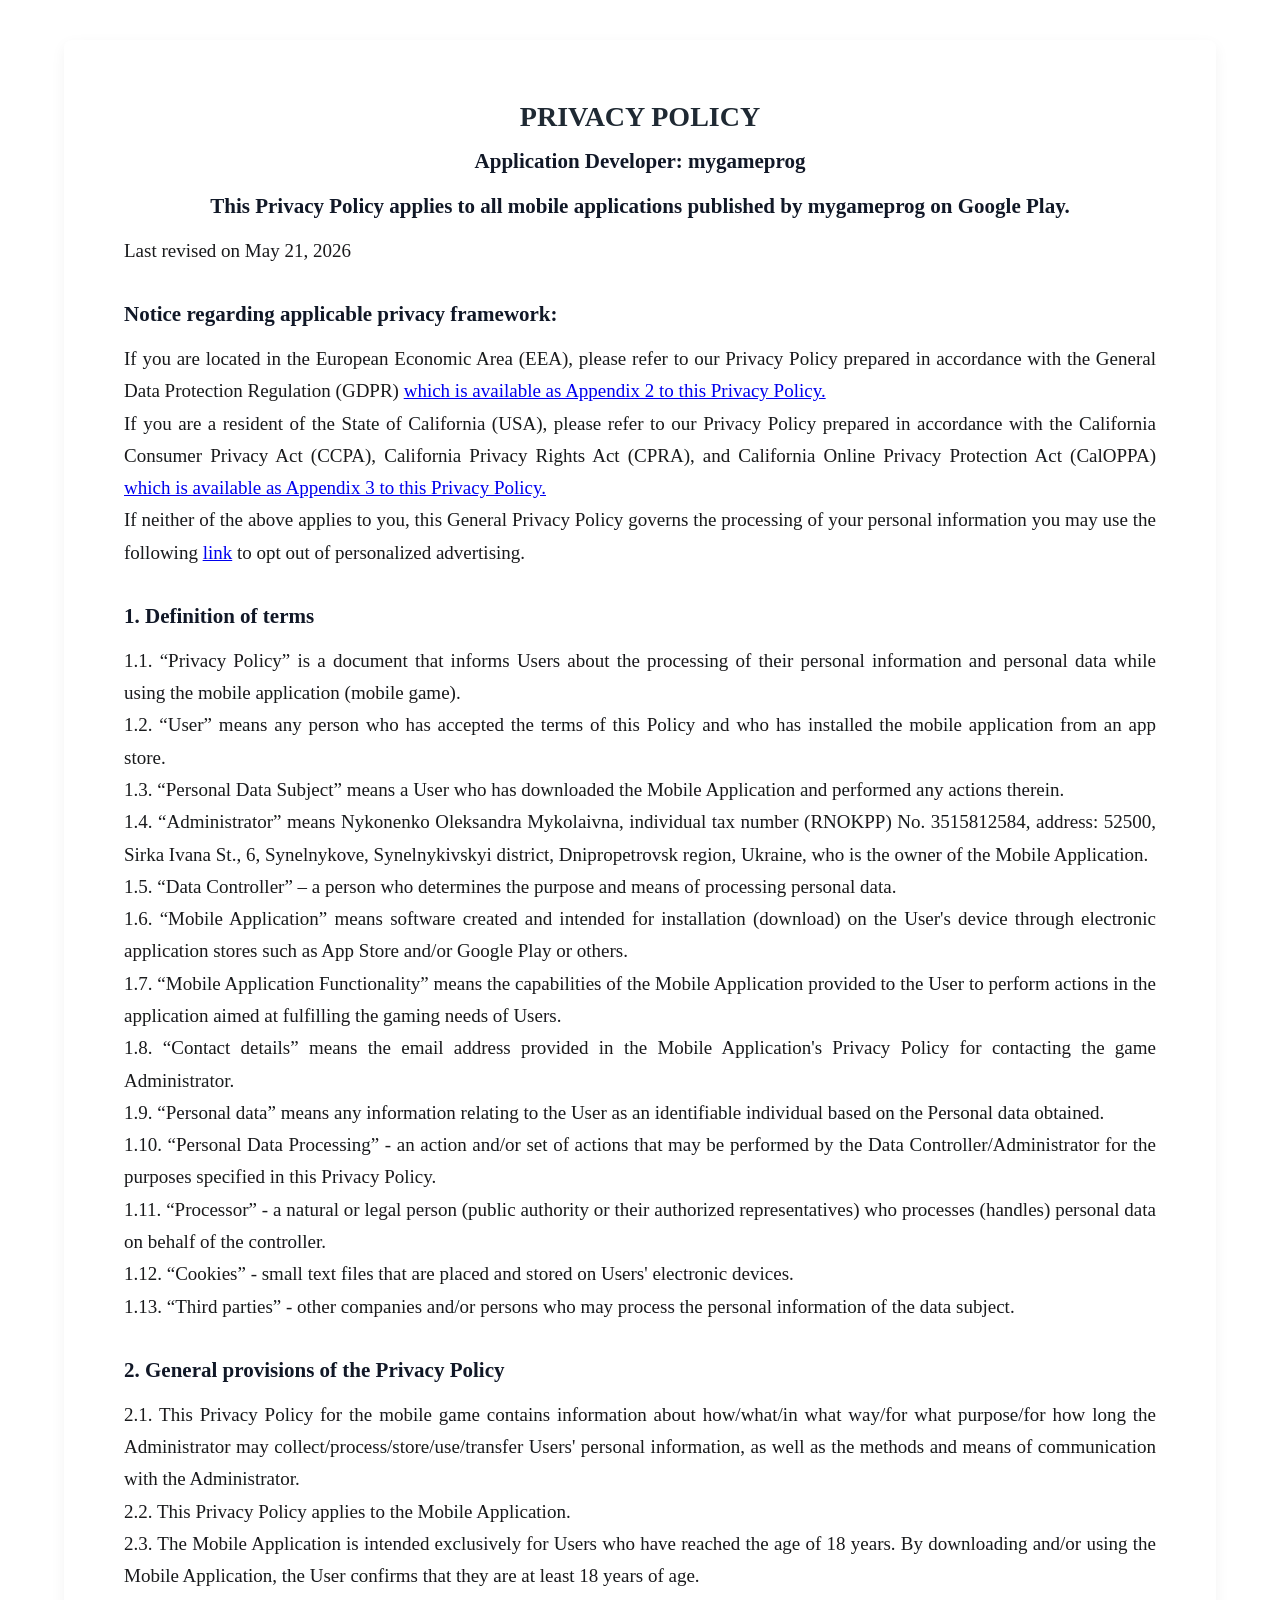
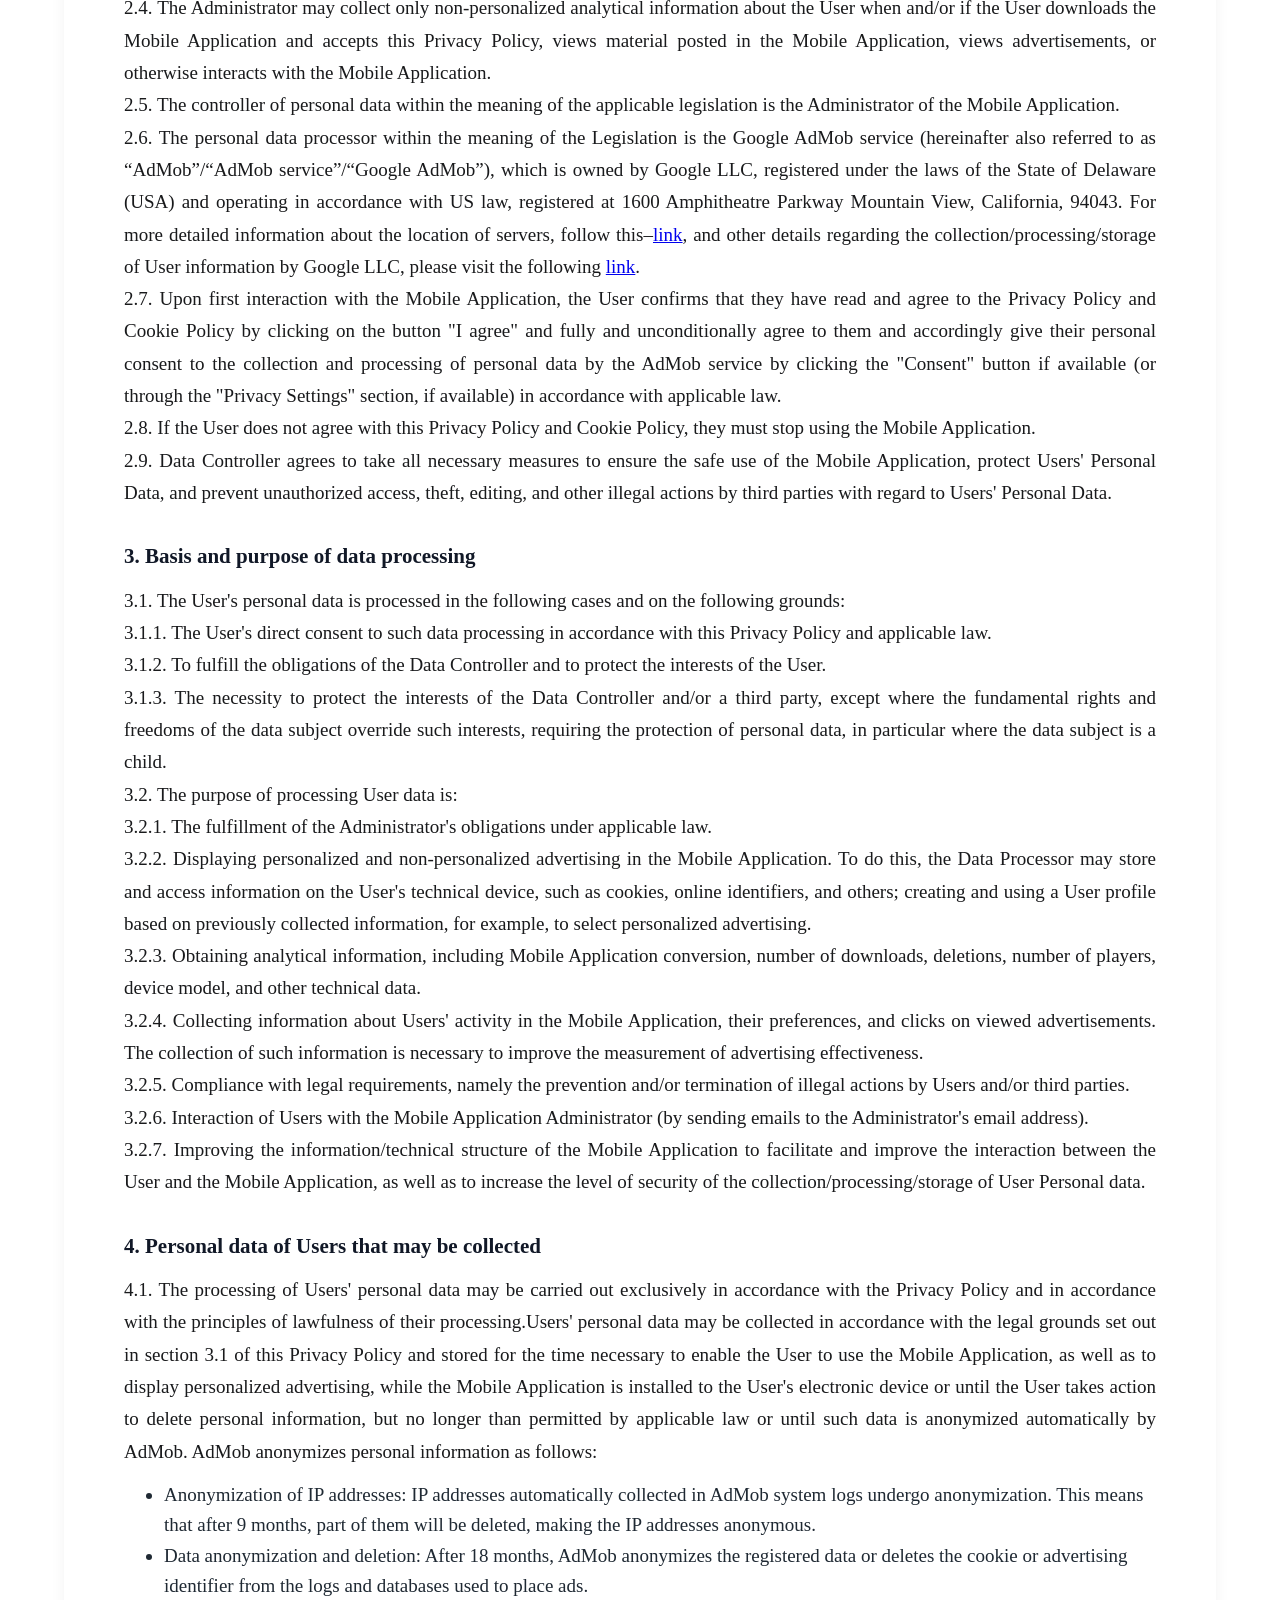
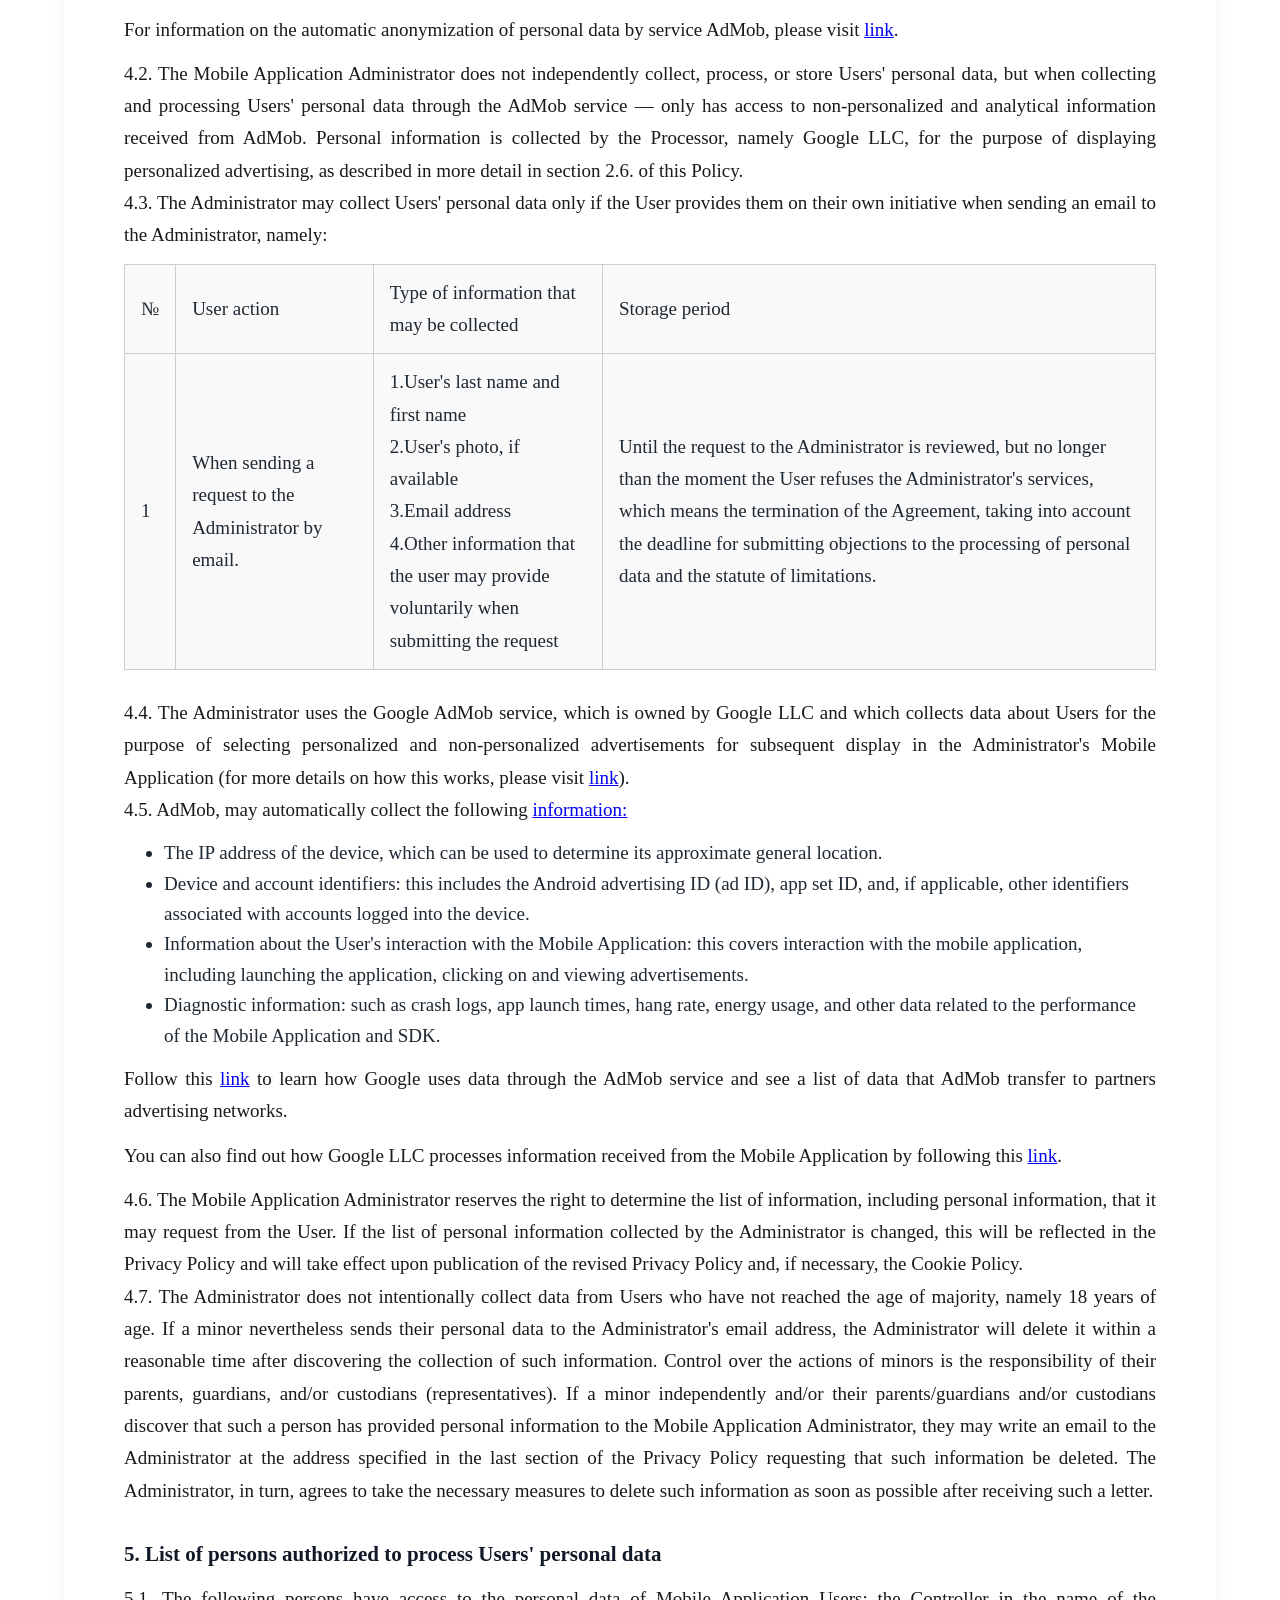
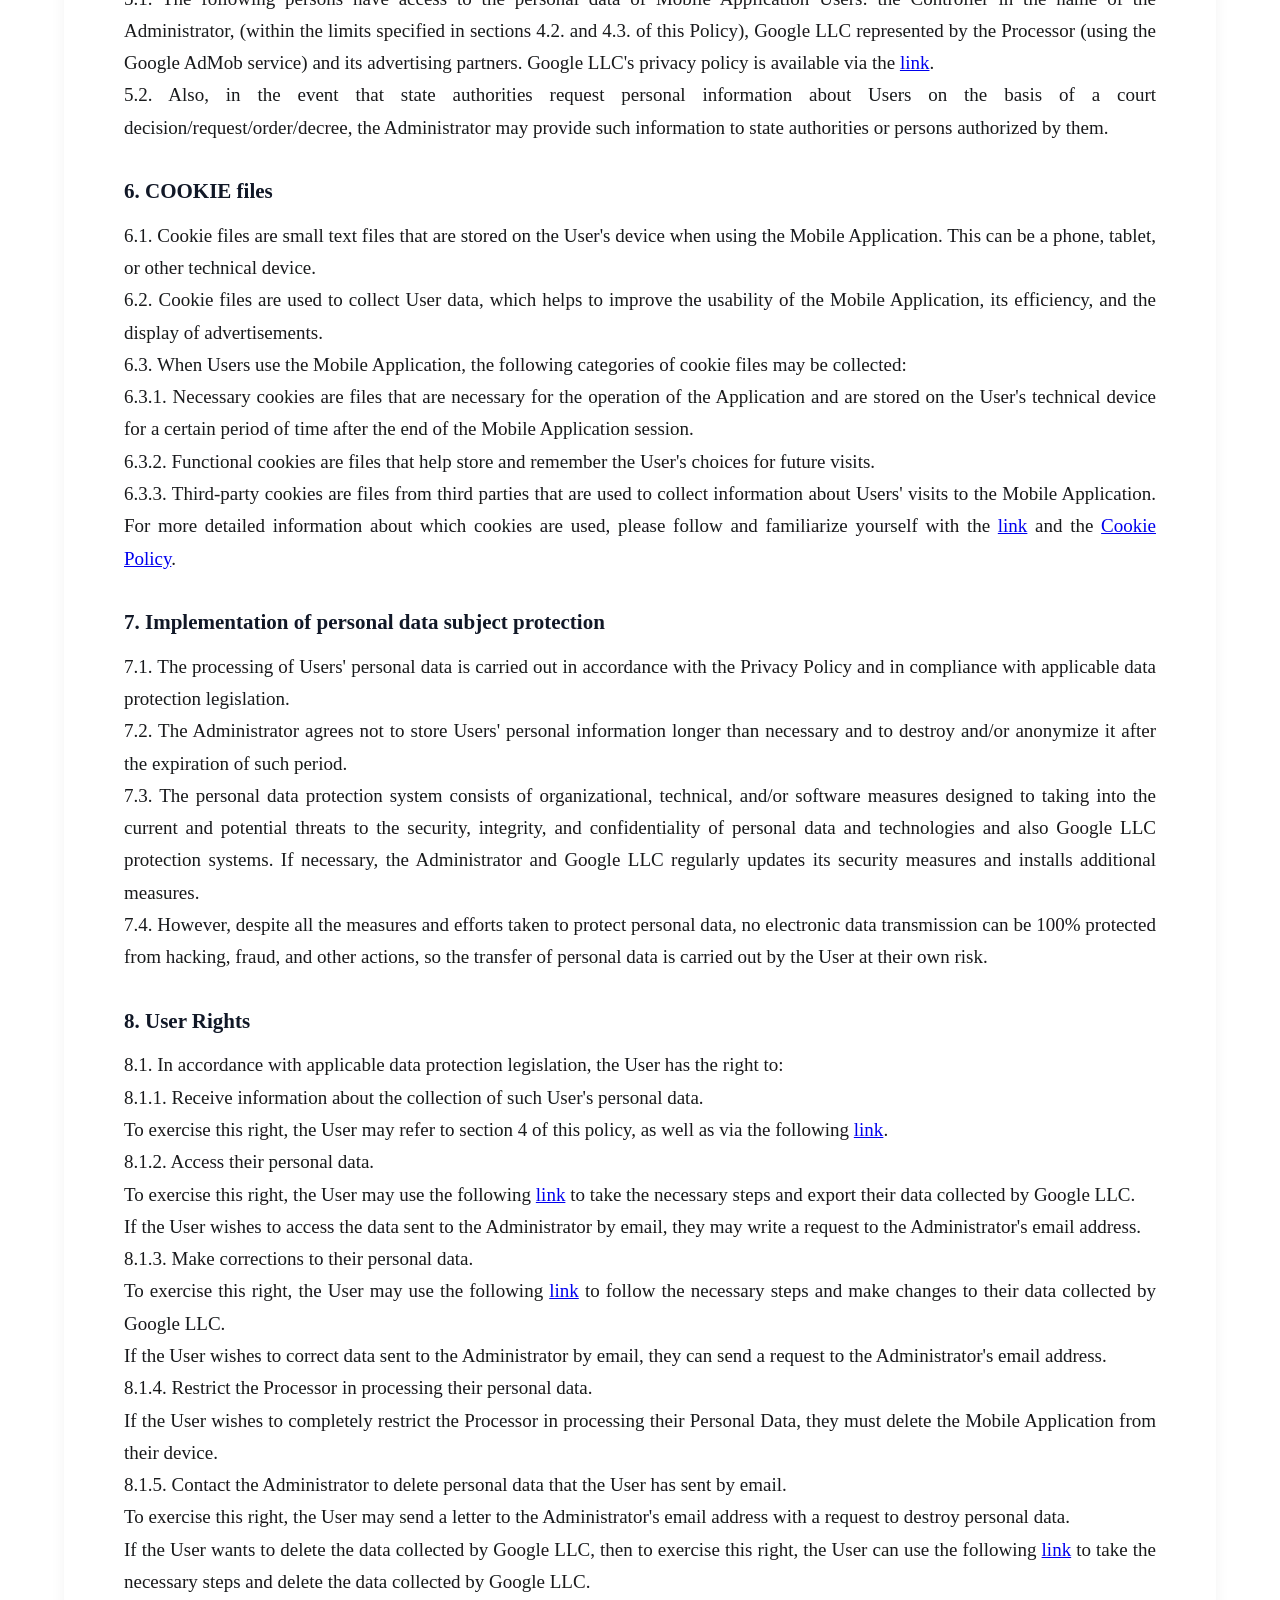
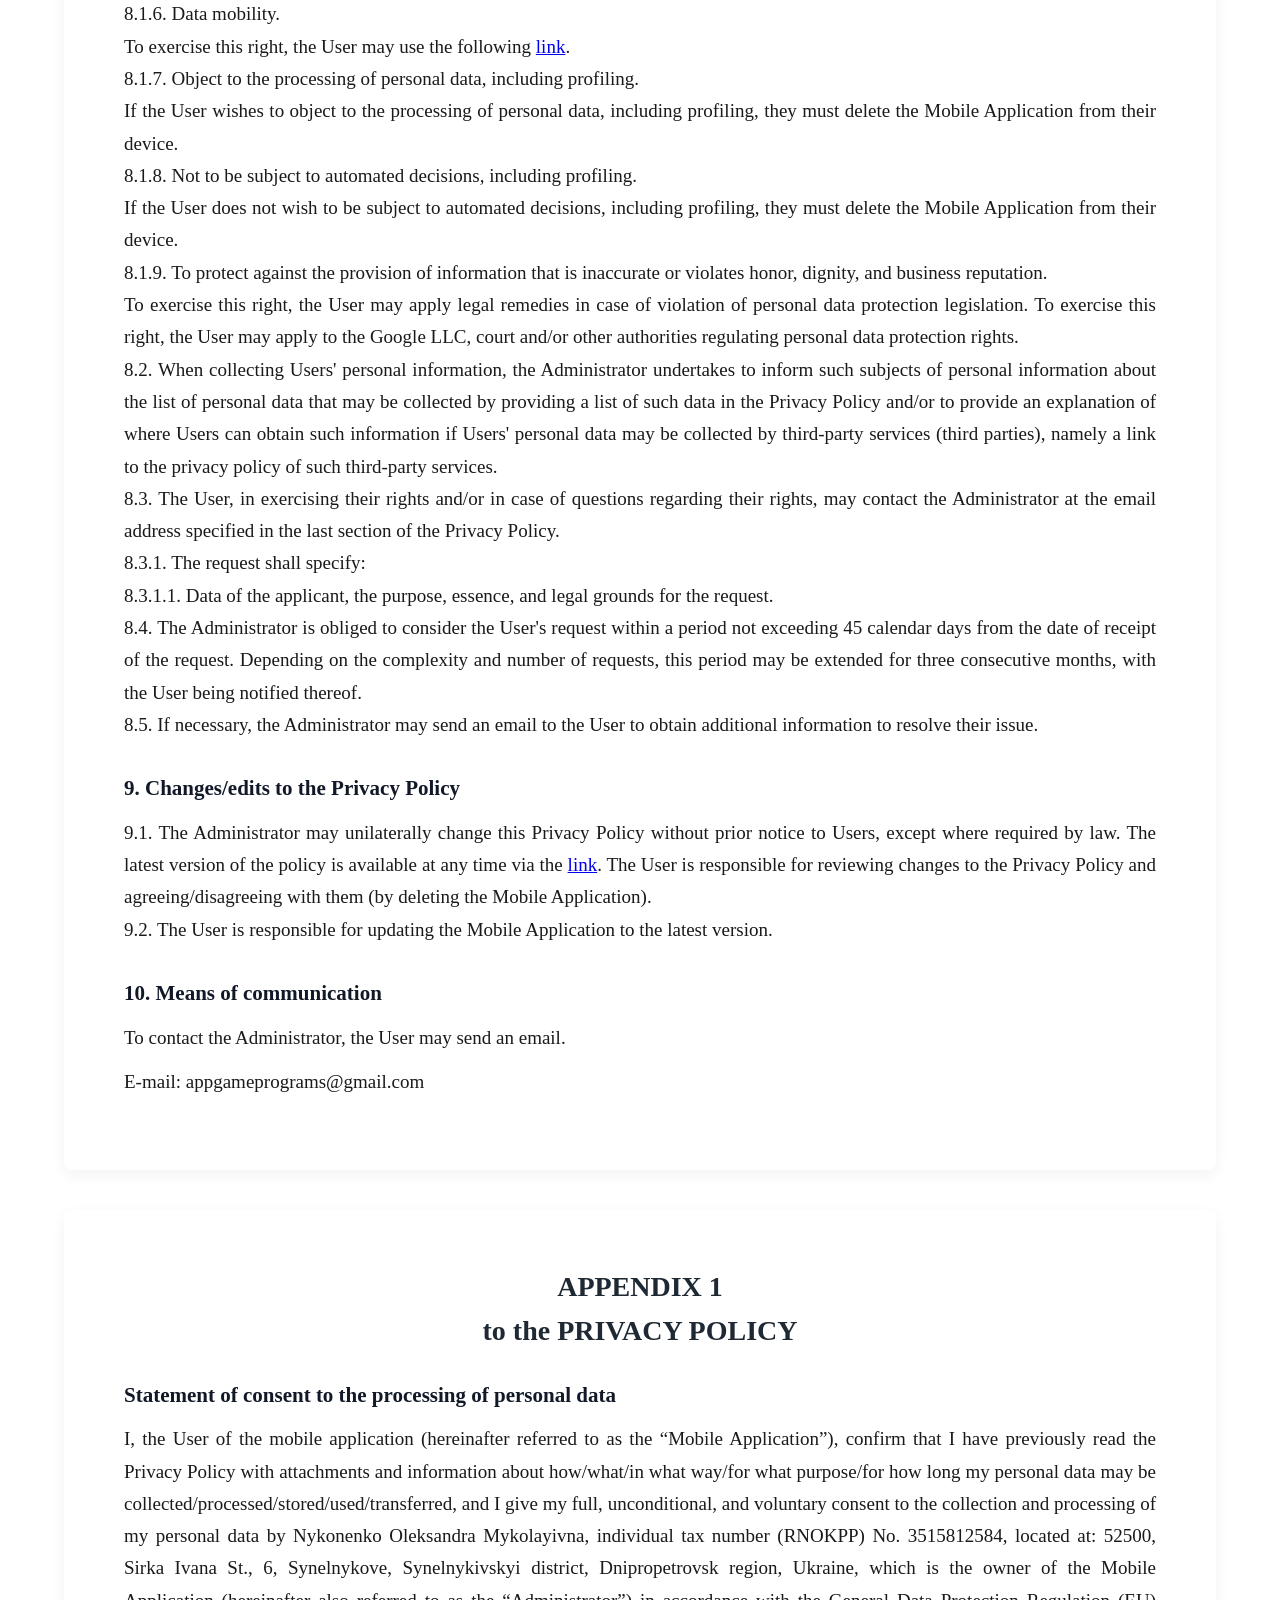
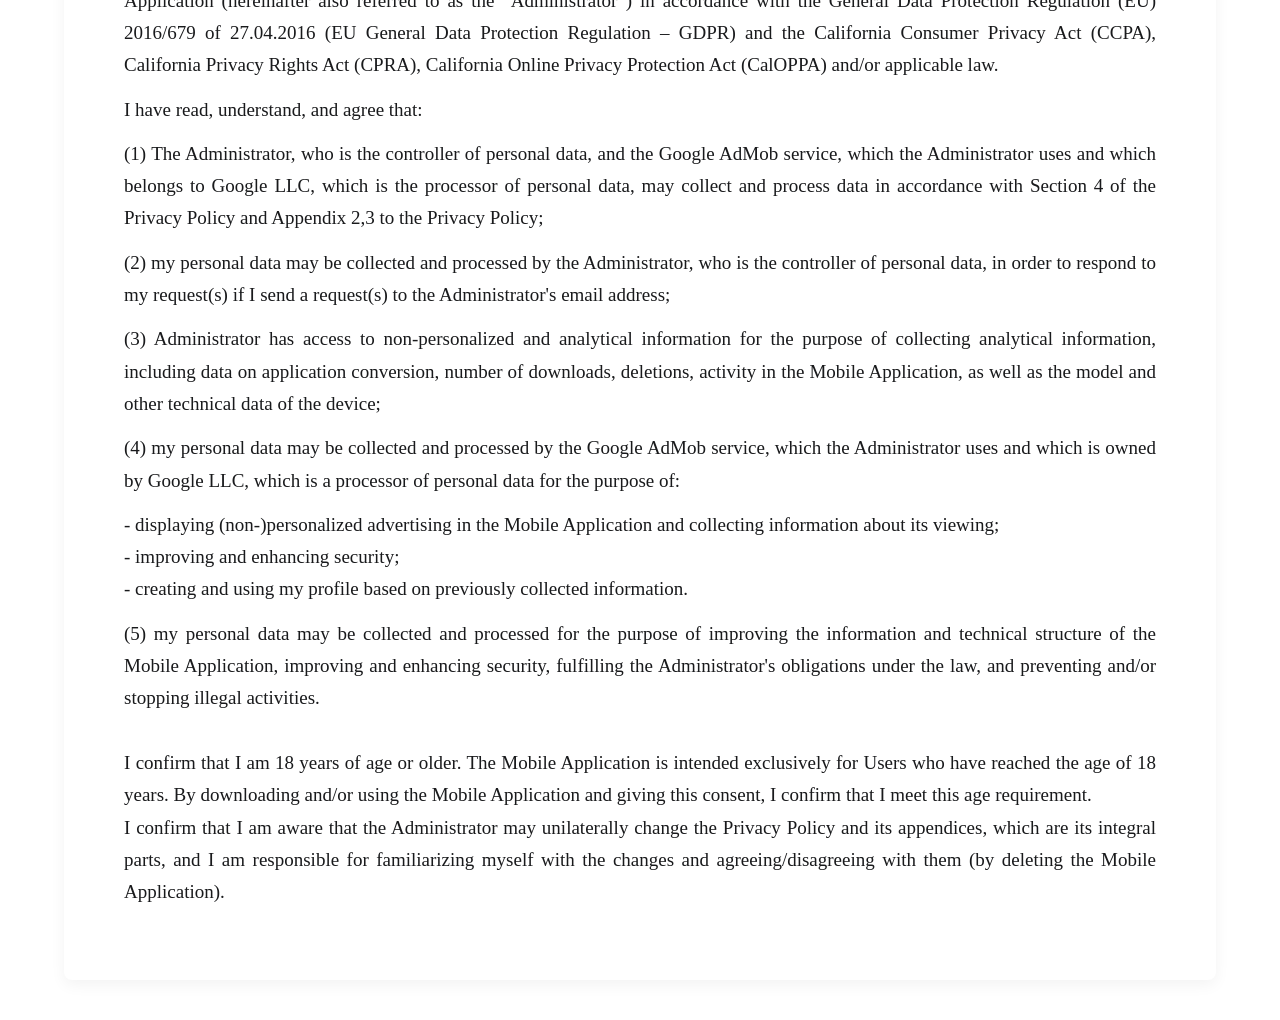
<file: index.html>
<!DOCTYPE html>
<html lang="en">
<head>
    <meta charset="UTF-8">
    <meta name="viewport" content="width=device-width, initial-scale=1.0">
    <title>PRIVACY POLICY</title>
    <link rel="stylesheet" href="styles.css">
</head>
<body>

<div class="container">
    <h1>PRIVACY POLICY</h1>
    <h2 class="title_dev">Application Developer: mygameprog</h2>
    <h2 class="title_dev">This Privacy Policy applies to all mobile applications published by mygameprog on Google Play.</h2>

		<p>Last revised on May 21, 2026</p>
        <h2>Notice regarding applicable privacy framework:</h2>
		<p>
		 If you are located in the European Economic Area (EEA), please refer to our Privacy Policy prepared in accordance with the General Data Protection Regulation (GDPR) <a href="https://appgameprivacypolicy.github.io/Appendix2">which is available as Appendix 2 to this Privacy Policy.</a><br> 
		 If you are a resident of the State of California (USA), please refer to our Privacy Policy prepared in accordance with the California Consumer Privacy Act (CCPA), California Privacy Rights Act (CPRA), and California Online Privacy Protection Act (CalOPPA) <a href="https://appgameprivacypolicy.github.io/Appendix3">which is available as Appendix 3 to this Privacy Policy.</a><br>
		 If neither of the above applies to you, this General Privacy Policy governs the processing of your personal information you may use the following <a href="https://support.google.com/My-Ad-Center-Help/answer/12155656">link</a> to opt out of personalized advertising.
		</p>
		
        <h2>1. Definition of terms</h2>
        <p>
          1.1. “Privacy Policy” is a document that informs Users about the processing of their personal information and personal data while using the mobile application (mobile game).<br>
		  1.2. “User” means any person who has accepted the terms of this Policy and who has installed the mobile application from an app store.<br>
		  1.3. “Personal Data Subject” means a User who has downloaded the Mobile Application and performed any actions therein.<br>
		  1.4. “Administrator” means Nykonenko Oleksandra Mykolaivna, individual tax number (RNOKPP) No. 3515812584, address: 52500, Sirka Ivana St., 6, Synelnykove, Synelnykivskyi district, Dnipropetrovsk region, Ukraine, who is the owner of the Mobile Application.<br>
		  1.5. “Data Controller” – a person who determines the purpose and means of processing personal data.<br> 
		  1.6. “Mobile Application” means software created and intended for installation (download) on the User's device through electronic application stores such as App Store and/or Google Play or others.<br> 
		  1.7. “Mobile Application Functionality” means the capabilities of the Mobile Application provided to the User to perform actions in the application aimed at fulfilling the gaming needs of Users.<br>
		  1.8. “Contact details” means the email address provided in the Mobile Application's Privacy Policy for contacting the game Administrator.<br>
		  1.9. “Personal data” means any information relating to the User as an identifiable individual based on the Personal data obtained.<br>
		  1.10. “Personal Data Processing” - an action and/or set of actions that may be performed by the Data Controller/Administrator for the purposes specified in this Privacy Policy.<br>
		  1.11. “Processor” - a natural or legal person (public authority or their authorized representatives) who processes (handles) personal data on behalf of the controller.<br>
		  1.12. “Cookies” - small text files that are placed and stored on Users' electronic devices.<br>
		  1.13. “Third parties” - other companies and/or persons who may process the personal information of the data subject.
        </p>
  
        <h2>2. General provisions of the Privacy Policy</h2>
        <p>
         2.1. This Privacy Policy for the mobile game contains information about how/what/in what way/for what purpose/for how long the Administrator may collect/process/store/use/transfer Users' personal information, as well as the methods and means of communication with the Administrator.<br>
		 2.2. This Privacy Policy applies to the Mobile Application.<br>
		 2.3. The Mobile Application is intended exclusively for Users who have reached the age of 18 years. By downloading and/or using the Mobile Application, the User confirms that they are at least 18 years of age.<br>
		 2.4. The Administrator may collect only non-personalized analytical information about the User when and/or if the User downloads the Mobile Application and accepts this Privacy Policy, views material posted in the Mobile Application, views advertisements, or otherwise interacts with the Mobile Application.<br>
		 2.5. The controller of personal data within the meaning of the applicable legislation is the Administrator of the Mobile Application.<br>
		 2.6. The personal data processor within the meaning of the Legislation is the Google AdMob service (hereinafter also referred to as “AdMob”/“AdMob service”/“Google AdMob”), which is owned by Google LLC, registered under the laws of the State of Delaware (USA) and operating in accordance with US law, registered at 1600 Amphitheatre Parkway Mountain View, California, 94043. For more detailed information about the location of servers, follow this–<a href="https://datacenters.google/locations/">link</a>, and other details regarding the collection/processing/storage of User information by Google LLC, please visit the following <a href="https://policies.google.com/privacy">link</a>.<br>
		 2.7. Upon first interaction with the Mobile Application, the User confirms that they have read and agree to the Privacy Policy and Cookie Policy by clicking on the button "I agree" and fully and unconditionally agree to them and accordingly give their personal consent to the collection and processing of personal data by the AdMob service by clicking the "Consent" button if available (or through the "Privacy Settings" section, if available) in accordance with applicable law.<br>
		 2.8. If the User does not agree with this Privacy Policy and Cookie Policy, they must stop using the Mobile Application.<br>
		 2.9. Data Controller agrees to take all necessary measures to ensure the safe use of the Mobile Application, protect Users' Personal Data, and prevent unauthorized access, theft, editing, and other illegal actions by third parties with regard to Users' Personal Data.<br>
        </p>
    


        <h2>3. Basis and purpose of data processing</h2>
        <p>
		3.1. The User's personal data is processed in the following cases and on the following grounds:<br>
		3.1.1. The User's direct consent to such data processing in accordance with this Privacy Policy and applicable law.<br>
		3.1.2. To fulfill the obligations of the Data Controller and to protect the interests of the User.<br>
		3.1.3. The necessity to protect the interests of the Data Controller and/or a third party, except where the fundamental rights and freedoms of the data subject override such interests, requiring the protection of personal data, in particular where the data subject is a child.<br>
		3.2. The purpose of processing User data is:<br>
		3.2.1. The fulfillment of the Administrator's obligations under applicable law.<br>
		3.2.2. Displaying personalized and non-personalized advertising in the Mobile Application. To do this, the Data Processor may store and access information on the User's technical device, such as cookies, online identifiers, and others; creating and using a User profile based on previously collected information, for example, to select personalized advertising.<br>
		3.2.3. Obtaining analytical information, including Mobile Application conversion, number of downloads, deletions, number of players, device model, and other technical data.<br>
		3.2.4. Collecting information about Users' activity in the Mobile Application, their preferences, and clicks on viewed advertisements. The collection of such information is necessary to improve the measurement of advertising effectiveness.<br>
		3.2.5. Compliance with legal requirements, namely the prevention and/or termination of illegal actions by Users and/or third parties.<br>
		3.2.6. Interaction of Users with the Mobile Application Administrator (by sending emails to the Administrator's email address).<br>
		3.2.7. Improving the information/technical structure of the Mobile Application to facilitate and improve the interaction between the User and the Mobile Application, as well as to increase the level of security of the collection/processing/storage of User Personal data.<br>
        </p>


  
        <h2>4. Personal data of Users that may be collected</h2>
        <p>
		4.1. The processing of Users' personal data may be carried out exclusively in accordance with the Privacy Policy and in accordance with the principles of lawfulness of their processing.Users' personal data may be collected in accordance with the legal grounds set out in section 3.1 of this Privacy Policy and stored for the time necessary to enable the User to use the Mobile Application, as well as to display personalized advertising, while  the Mobile Application is installed  to the User's electronic device or until the User takes action to delete personal information, but no longer than permitted by applicable law or until such data is anonymized automatically by AdMob.
		AdMob anonymizes personal information as follows:
        </p>
			<ul>
				<li>Anonymization of IP addresses: IP addresses automatically collected in AdMob system logs undergo anonymization. This means that after 9 months, part of them will be deleted, making the IP addresses anonymous.</li>
				<li>Data anonymization and deletion: After 18 months, AdMob anonymizes the registered data or deletes the cookie or advertising identifier from the logs and databases used to place ads.</li>
			</ul>

        <p>
		For information on the automatic anonymization of personal data by service AdMob, please visit <a href="https://support.google.com/admob/answer/7665968">link</a>.
		</p>
 
		<p>
		4.2. The Mobile Application Administrator does not independently collect, process, or store Users' personal data, but when collecting and processing Users' personal data through the AdMob service — only has access to non-personalized and analytical information received from AdMob. Personal information is collected by the Processor, namely Google LLC, for the purpose of displaying personalized advertising, as described in more detail in section 2.6. of this Policy.<br>
		4.3. The Administrator may collect Users' personal data only if the User provides them on their own initiative when sending an email to the Administrator, namely:
		</p>
		<div class="table-wrapper">
		 <table class="four-column-table">
		  <tr>
			<td>№</td>
			<td>User action</td>
			<td>Type of information that may be collected</td>
			<td>Storage period</td>
		  </tr>
		   <tr>
			<td>1</td>
			<td>When sending a request to the Administrator by email.</td>
			<td>1.User's last name and first name<br> 2.User's photo, if available <br>3.Email address <br>4.Other information that the user may provide voluntarily when submitting the request</td>
			<td>Until the request to the Administrator is reviewed, but no longer than the moment the User refuses the Administrator's services, which means the termination of the Agreement, taking into account the deadline for submitting objections to the processing of personal data and the statute of limitations.</td>
		  </tr>
		</table>
		</div>
		<br>
		<p>
		4.4. The Administrator uses the Google AdMob service, which is owned by Google LLC and which collects data about Users for the purpose of selecting personalized and non-personalized advertisements for subsequent display in the Administrator's Mobile Application (for more details on how this works, please visit <a href="https://policies.google.com/technologies/partner-sites">link</a>).<br>
		4.5. AdMob, may automatically collect the following <a href="https://developers.google.com/admob/android/privacy/play-data-disclosure">information:</a>
		</p>
		<ul>
				<li>The IP address of the device, which can be used to determine its approximate general location.</li>
				<li>Device and account identifiers: this includes the Android advertising ID (ad ID), app set ID, and, if applicable, other identifiers associated with accounts logged into the device.</li>
				<li>Information about the User's interaction with the Mobile Application: this covers interaction with the mobile application, including launching the application, clicking on and viewing advertisements.</li>
				<li>Diagnostic information: such as crash logs, app launch times, hang rate, energy usage, and other data related to the performance of the Mobile Application and SDK.</li>
			</ul>
		
		
		<p>
         Follow this <a href="https://support.google.com/admob/answer/7665968">link</a> to learn how Google uses data through the AdMob service and see a list of data that AdMob transfer to partners advertising networks.
        </p>
		
		<p>
         You can also find out how Google LLC processes information received from the Mobile Application by following this <a href="https://policies.google.com/technologies/partner-sites">link</a>.
        </p>
		<p>
         4.6. The Mobile Application Administrator reserves the right to determine the list of information, including personal information, that it may request from the User. If the list of personal information collected by the Administrator is changed, this will be reflected in the Privacy Policy and will take effect upon publication of the revised Privacy Policy and, if necessary, the Cookie Policy.<br>
         4.7. The Administrator does not intentionally collect data from Users who have not reached the age of majority, namely 18 years of age. If a minor nevertheless sends their personal data to the Administrator's email address, the Administrator will delete it within a reasonable time after discovering the collection of such information. Control over the actions of minors is the responsibility of their parents, guardians, and/or custodians (representatives). If a minor independently and/or their parents/guardians and/or custodians discover that such a 
		 person has provided personal information to the Mobile Application Administrator, they may write an email to the Administrator at the address specified in the last section of the Privacy Policy requesting that such information be deleted. The Administrator, in turn, agrees to take the necessary measures to delete such information as soon as possible after receiving such a letter.
		</p>
 
        <h2>5. List of persons authorized to process Users' personal data</h2>
        <p>
         5.1. The following persons have access to the personal data of Mobile Application Users: the Controller in the name of the Administrator, (within the limits specified in sections 4.2. and 4.3. of this Policy), Google LLC represented by the Processor (using the Google AdMob service) and its advertising partners. Google LLC's privacy policy is available via the <a href="https://policies.google.com/privacy">link</a>.<br>
		 5.2. Also, in the event that state authorities request personal information about Users on the basis of a court decision/request/order/decree, the Administrator may provide such information to state authorities or persons authorized by them.
        </p>
  
		<h2>6. COOKIE files</h2>
		<p>
		6.1. Cookie files are small text files that are stored on the User's device when using the Mobile Application. This can be a phone, tablet, or other technical device.<br>
		6.2. Cookie files are used to collect User data, which helps to improve the usability of the Mobile Application, its efficiency, and the display of advertisements.<br>
		6.3. When Users use the Mobile Application, the following categories of cookie files may be collected:<br>
		6.3.1. Necessary cookies are files that are necessary for the operation of the Application and are stored on the User's technical device for a certain period of time after the end of the Mobile Application session.<br>
		6.3.2. Functional cookies are files that help store and remember the User's choices for future visits.<br>
		6.3.3. Third-party cookies are files from third parties that are used to collect information about Users' visits to the Mobile Application. For more detailed information about which cookies are used, please follow and familiarize yourself with the <a href="https://policies.google.com/technologies/cookies">link</a> and the <a href="https://appgameprivacypolicy.github.io/Cookies">Cookie Policy</a>.		
		</p>
		
		<h2>7. Implementation of personal data subject protection</h2>
		<p>
		7.1. The processing of Users' personal data is carried out in accordance with the Privacy Policy and in compliance with applicable data protection legislation.<br>
		7.2. The Administrator agrees not to store Users' personal information longer than necessary and to destroy and/or anonymize it after the expiration of such period.<br>
		7.3. The personal data protection system consists of organizational, technical, and/or software measures designed to taking into the current and potential threats to the security, integrity, and confidentiality of personal data and technologies and also Google LLC protection systems. If necessary, the Administrator and Google LLC regularly updates its security measures and installs additional measures.<br>
		7.4. However, despite all the measures and efforts taken to protect personal data, no electronic data transmission can be 100% protected from hacking, fraud, and other actions, so the transfer of personal data is carried out by the User at their own risk.<br>
		</p>
		
		<h2>8. User Rights</h2>
		<p>
		8.1. In accordance with applicable data protection legislation, the User has the right to:<br>
		8.1.1. Receive information about the collection of such User's personal data.<br> To exercise this right, the User may refer to section 4 of this policy, as well as via the following <a href="https://policies.google.com/privacy#infocollect">link</a>.<br>
		8.1.2. Access their personal data.<br> To exercise this right, the User may use the following <a href="https://policies.google.com/privacy#infodelete">link</a> to take the necessary steps and export their data collected by Google LLC.<br> If the User wishes to access the data sent to the Administrator by email, they may write a request to the Administrator's email address.<br>
		8.1.3. Make corrections to their personal data.<br>To exercise this right, the User may use the following <a href="https://policies.google.com/technologies/retention">link</a> to follow the necessary steps and make changes to their data collected by Google LLC.<br>If the User wishes to correct data sent to the Administrator by email, they can send a request to the Administrator's email address.<br>
		8.1.4. Restrict the Processor in processing their personal data.<br>If the User wishes to completely restrict the Processor in processing their Personal Data, they must delete the Mobile Application from their device.<br>
		8.1.5. Contact the Administrator to delete personal data that the User has sent by email.<br>To exercise this right, the User may send a letter to the Administrator's email address with a request to destroy personal data.<br>If the User wants to delete the data collected by Google LLC, then to exercise this right, the User can use the following <a href="https://policies.google.com/privacy#infodelete">link</a> to take the necessary steps and delete the data collected by Google LLC.<br>
		8.1.6. Data mobility.<br>To exercise this right, the User may use the following <a href="https://takeout.google.com/?utm_source=pp">link</a>.<br>
		8.1.7. Object to the processing of personal data, including profiling.<br>If the User wishes to object to the processing of personal data, including profiling, they must delete the Mobile Application from their device.<br>
		8.1.8. Not to be subject to automated decisions, including profiling.<br>If the User does not wish to be subject to automated decisions, including profiling, they must delete the Mobile Application from their device.<br>
		8.1.9. To protect against the provision of information that is inaccurate or violates honor, dignity, and business reputation.<br>To exercise this right, the User may apply legal remedies in case of violation of personal data protection legislation. To exercise this right, the User may apply to the Google LLC, court and/or other authorities regulating personal data protection rights.<br>
		8.2. When collecting Users' personal information, the Administrator undertakes to inform such subjects of personal information about the list of personal data that may be collected by providing a list of such data in the Privacy Policy and/or to provide an explanation of where Users can obtain such information if Users' personal data may be collected by third-party services (third parties), namely a link to the privacy policy of such third-party services.<br>
		8.3. The User, in exercising their rights and/or in case of questions regarding their rights, may contact the Administrator at the email address specified in the last section of the Privacy Policy.<br>
		8.3.1. The request shall specify:<br>
		8.3.1.1. Data of the applicant, the purpose, essence, and legal grounds for the request.<br>
		8.4. The Administrator is obliged to consider the User's request within a period not exceeding 45 calendar days from the date of receipt of the request. Depending on the complexity and number of requests, this period may be extended for three consecutive months, with the User being notified thereof.<br>
		8.5. If necessary, the Administrator may send an email to the User to obtain additional information to resolve their issue.
		</p>
		
		<h2>9. Changes/edits to the Privacy Policy</h2>
		<p>
		9.1. The Administrator may unilaterally change this Privacy Policy without prior notice to Users, except where required by law. The latest version of the policy is available at any time via the <a href="https://appgameprivacypolicy.github.io/">link</a>. 
		The User is responsible for reviewing changes to the Privacy Policy and agreeing/disagreeing with them (by deleting the Mobile Application).</br>
		9.2. The User is responsible for updating the Mobile Application to the latest version.
		</p>
		
		
		<h2>10. Means of communication</h2>
		<p>
		To contact the Administrator, the User may send an email.
		</p>
		
		<p>
		E-mail: appgameprograms@gmail.com
		</p>
		

</div>


<div class="container">
		<h1>APPENDIX 1</h1>
		<h1>to the PRIVACY POLICY</h1>
		
		<h2>Statement of consent to the processing of personal data</h2>
		<p>
		I, the User of the mobile application (hereinafter referred to as the “Mobile Application”), confirm that I have previously read the Privacy Policy with attachments and information 
		about how/what/in what way/for what purpose/for how long my personal data may be collected/processed/stored/used/transferred, and I give my full, unconditional, and voluntary consent to the collection and processing of my personal 
		data by Nykonenko Oleksandra Mykolayivna, individual tax number (RNOKPP) No. 3515812584, located at: 52500, Sirka Ivana St., 6, Synelnykove, Synelnykivskyi district, Dnipropetrovsk region, Ukraine, which is the
		owner of the Mobile Application (hereinafter also referred to as the “Administrator”) in accordance with the General Data Protection Regulation (EU) 2016/679 of 27.04.2016 (EU General Data Protection Regulation – GDPR) 
		and the California Consumer Privacy Act (CCPA), California Privacy Rights Act (CPRA), California Online Privacy Protection Act (CalOPPA) and/or applicable law.<br>
		</p>
		<p>
		I have read, understand, and agree that:<br>
		</p>
		<p>
		(1) The Administrator, who is the controller of personal data, and the Google AdMob service, which the Administrator uses and which belongs to Google LLC, which is the processor of personal data, may collect and process data in accordance with Section 4 of the Privacy Policy and Appendix 2,3 to the Privacy Policy;
		<br>
		</p>
		<p>
		(2) my personal data may be collected and processed by the Administrator, who is the controller of personal data, in order to respond to my request(s) if I send a request(s) to the Administrator's email address;<br>
		</p>
		<p>
		(3) Administrator has access to non-personalized and analytical information for the purpose of collecting analytical information, including data on application conversion, number of downloads, deletions, activity in the Mobile Application, as well as the model and other technical data of the device;
		</p>
		<p>
		(4) my personal data may be collected and processed by the Google AdMob service, which the Administrator uses and which is owned by Google LLC, which is a processor of personal data for the purpose of:<br>
		</p>
		<p>
		- displaying (non-)personalized advertising in the Mobile Application and collecting information about its viewing;<br>
		- improving and enhancing security;<br>
		- creating and using my profile based on previously collected information.<br>
		</p>
		<p>
		(5) my personal data may be collected and processed for the purpose of improving the information and technical structure of the Mobile Application, improving and enhancing security, fulfilling the Administrator's obligations under the law, and preventing and/or stopping illegal activities.
		<br><br>
		I confirm that I am 18 years of age or older. The Mobile Application is intended exclusively for Users who have reached the age of 18 years. By downloading and/or using the Mobile Application and giving this consent, I confirm that I meet this age requirement.
		<br>
		I confirm that I am aware that the Administrator may unilaterally change the Privacy Policy and its appendices, which are its integral parts, and I am responsible for familiarizing myself with the changes and agreeing/disagreeing with them (by deleting the Mobile Application).
		</p>
		
</div>

</body>
</html>
</file>
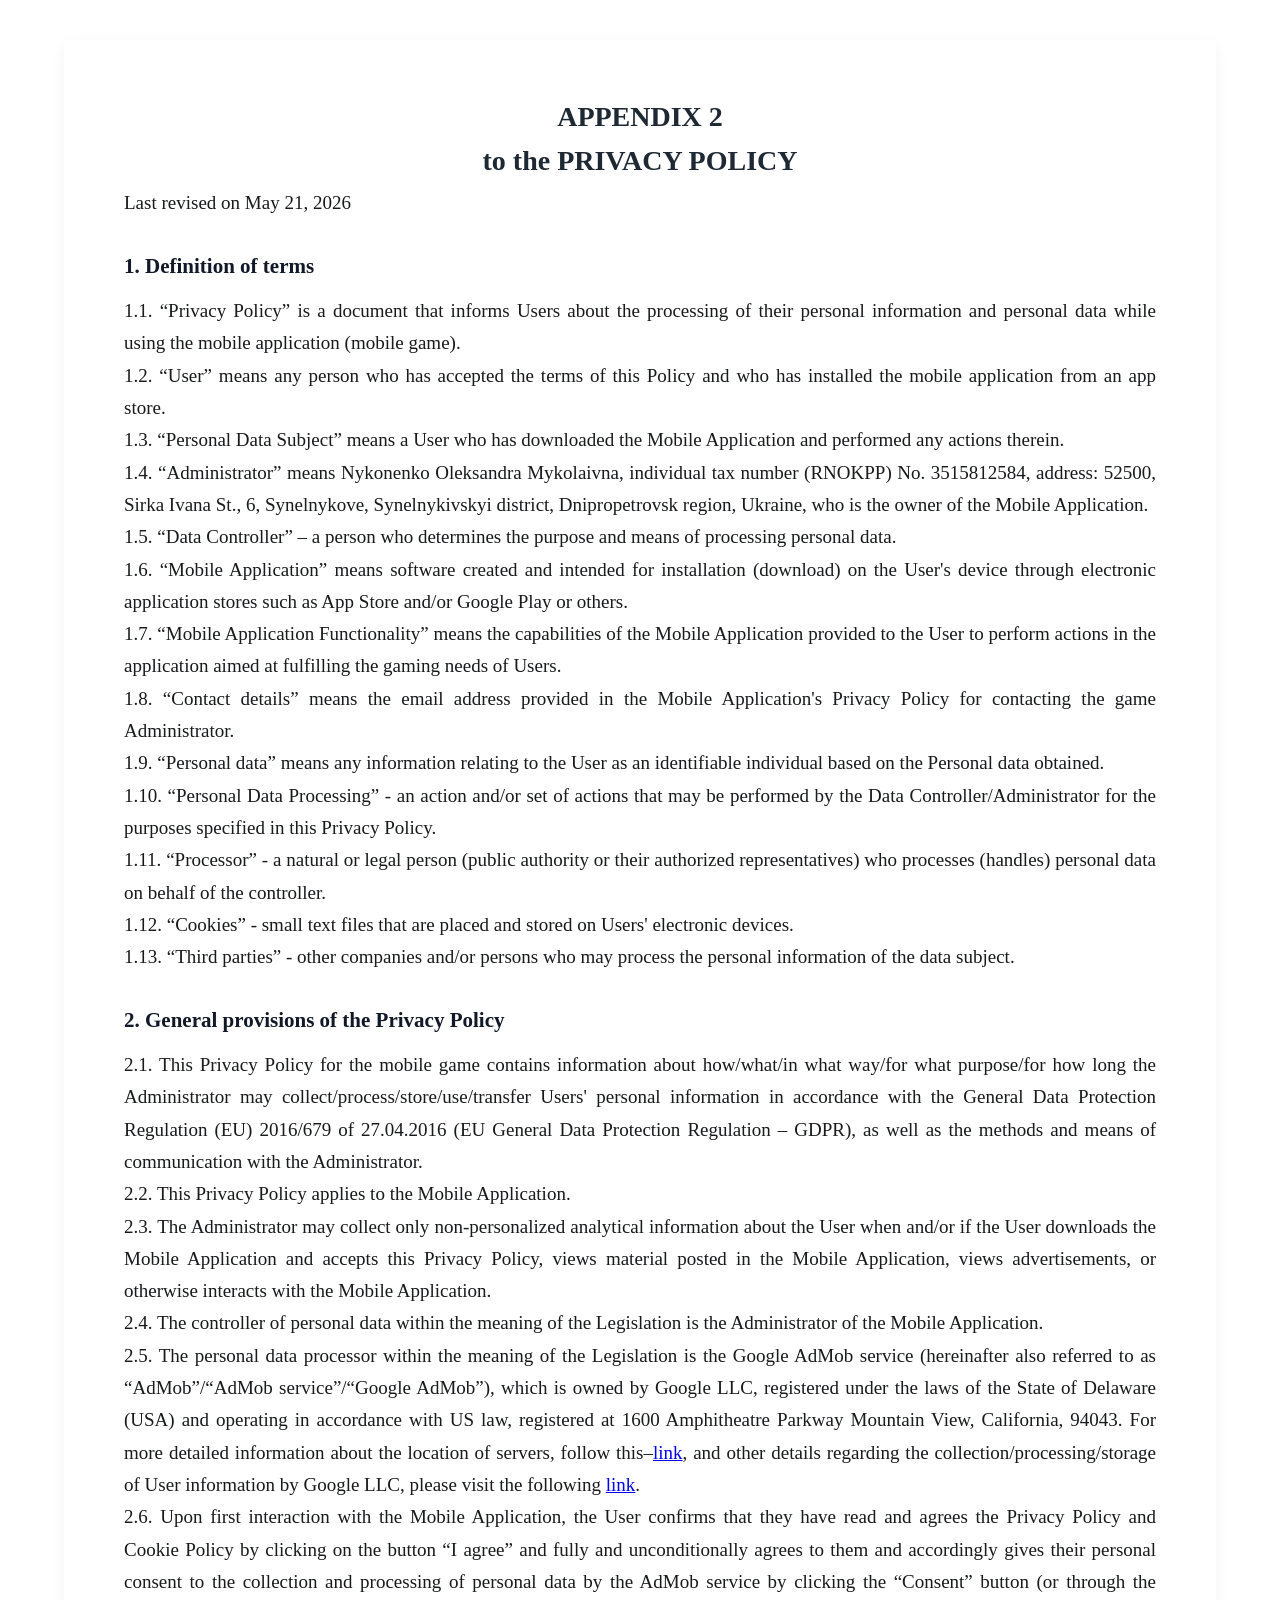
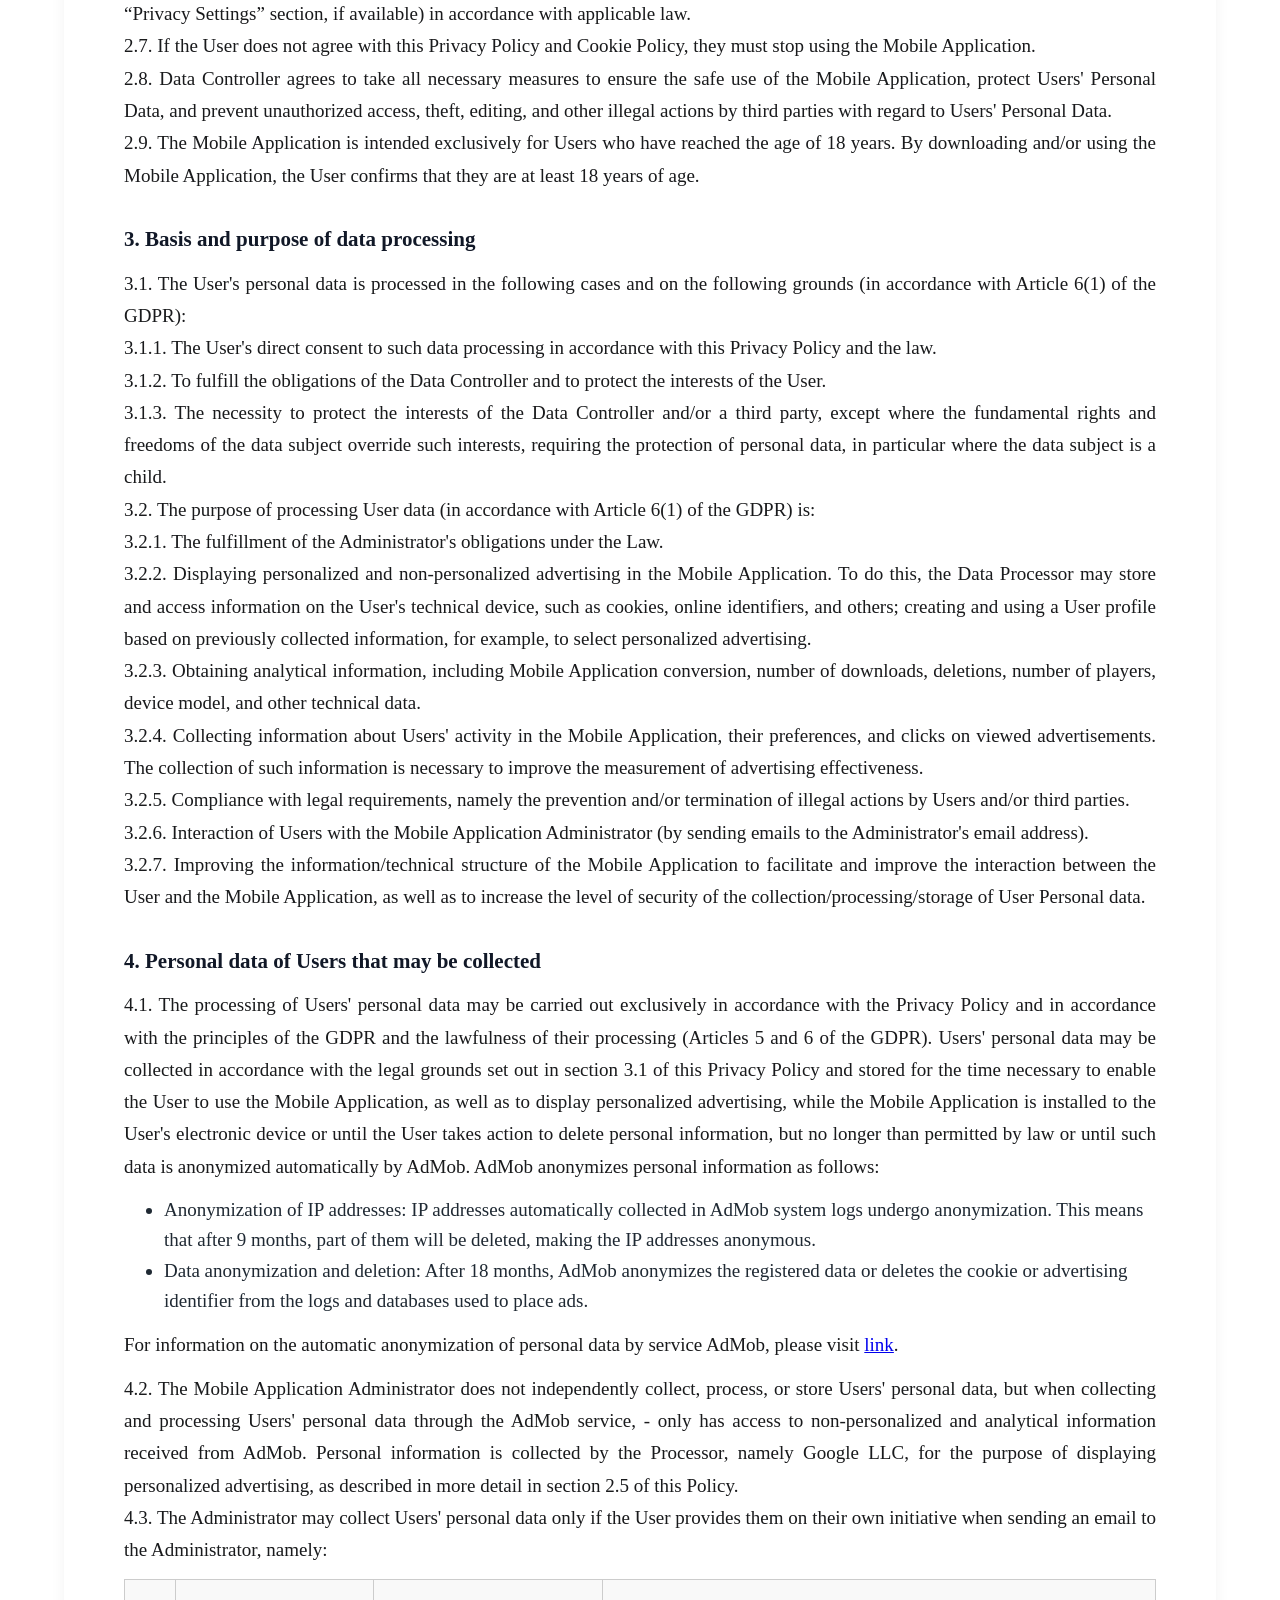
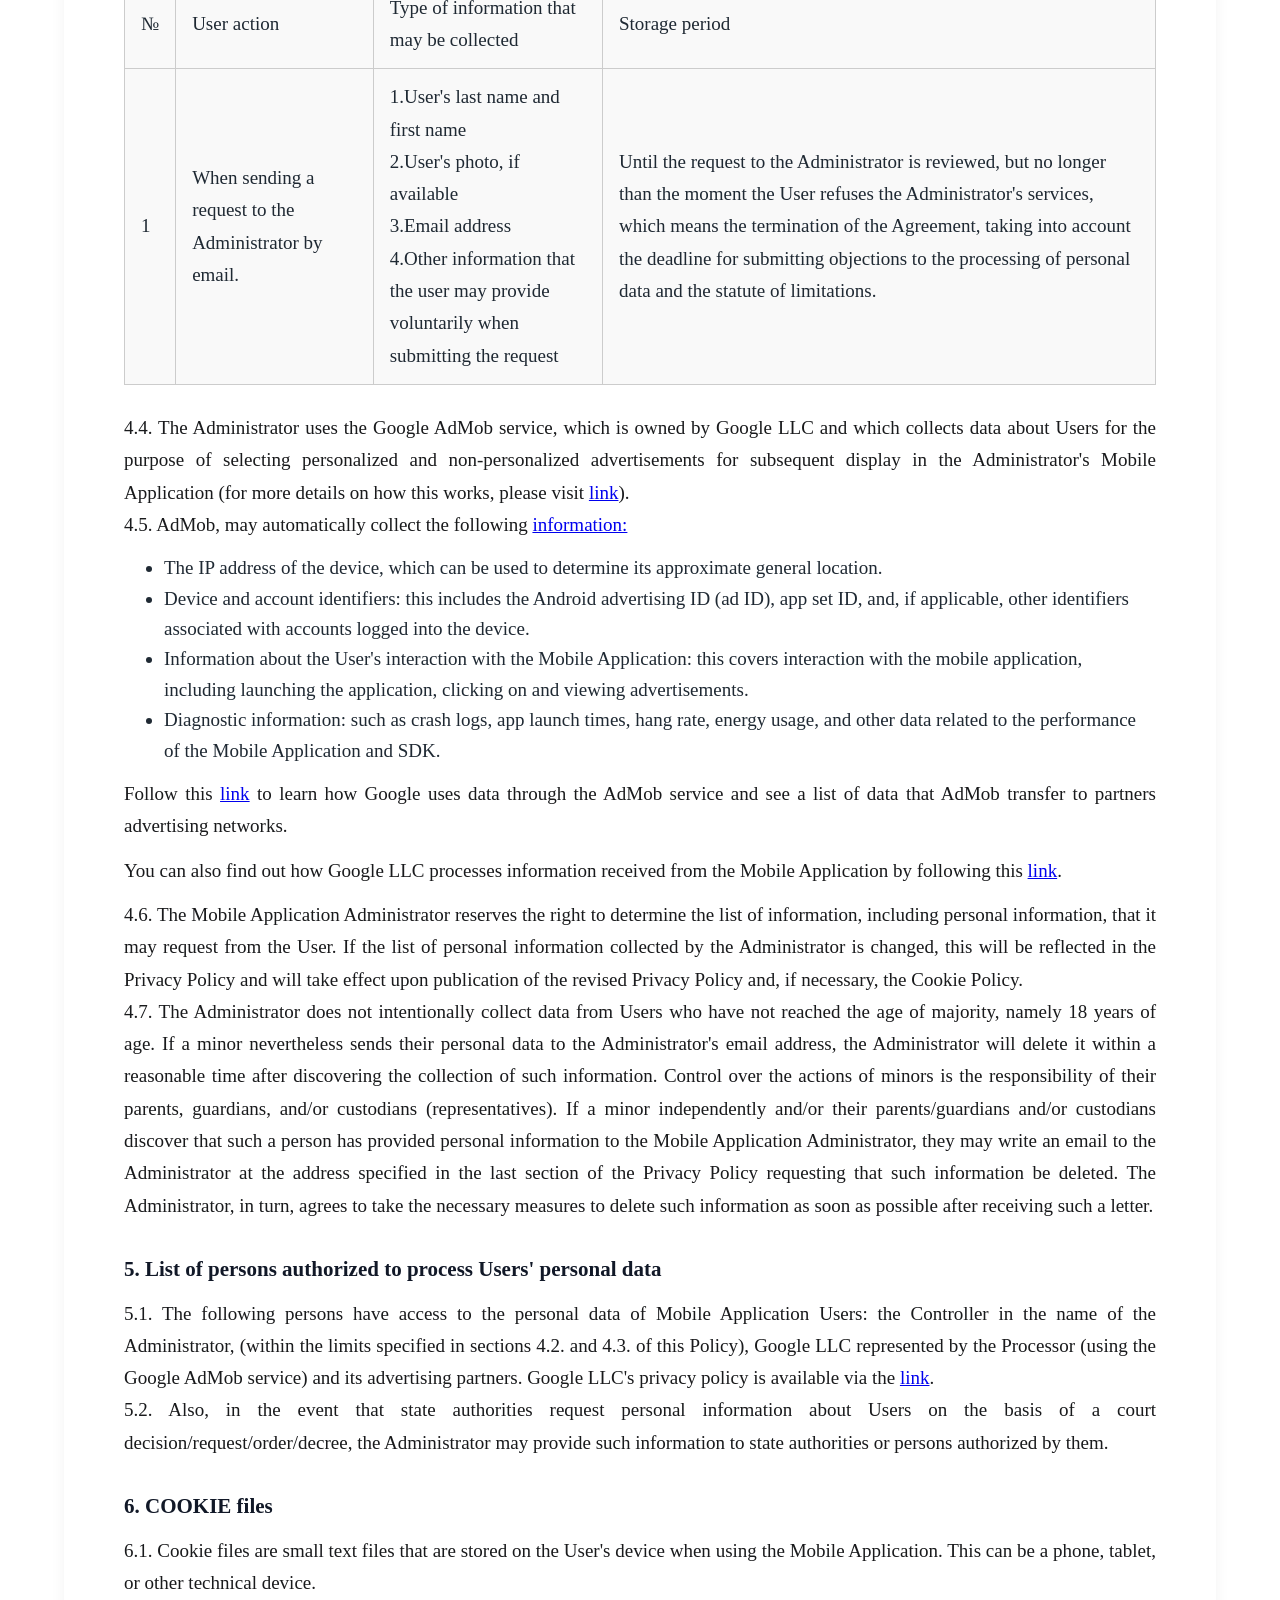
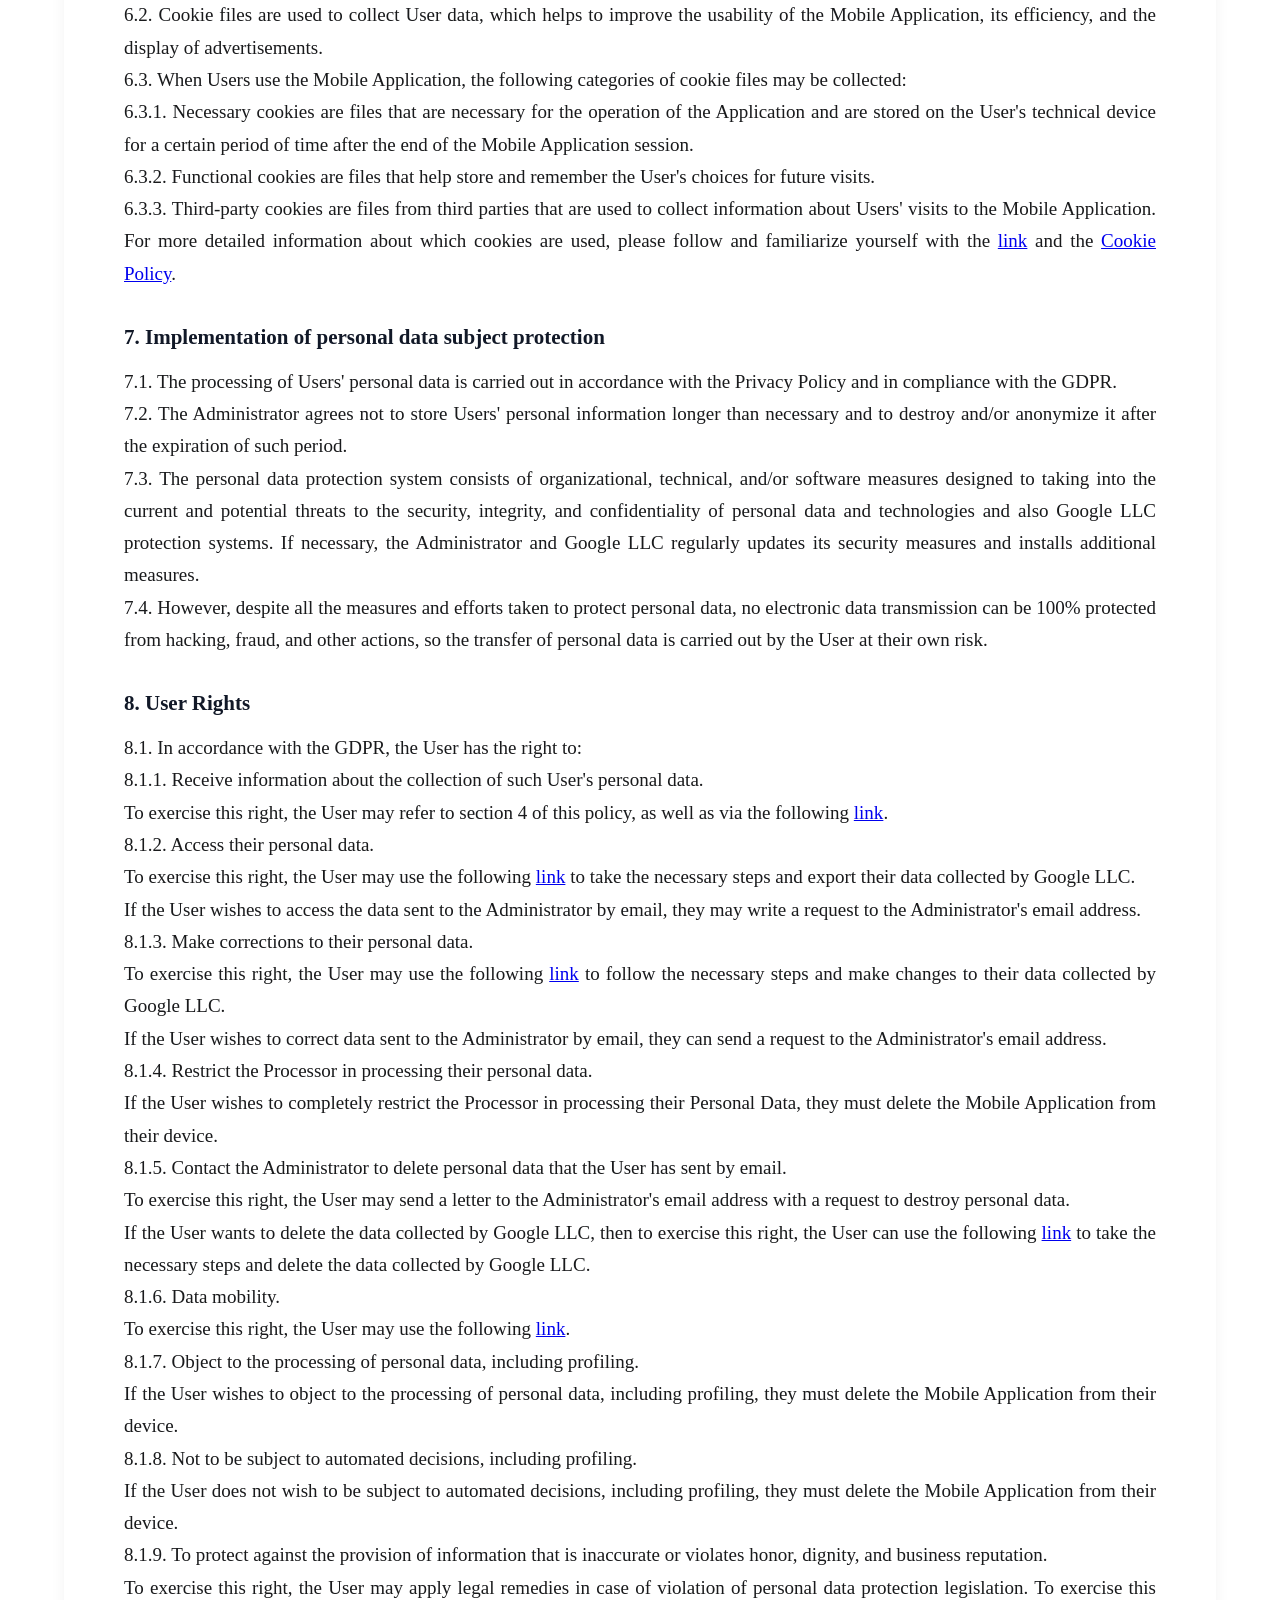
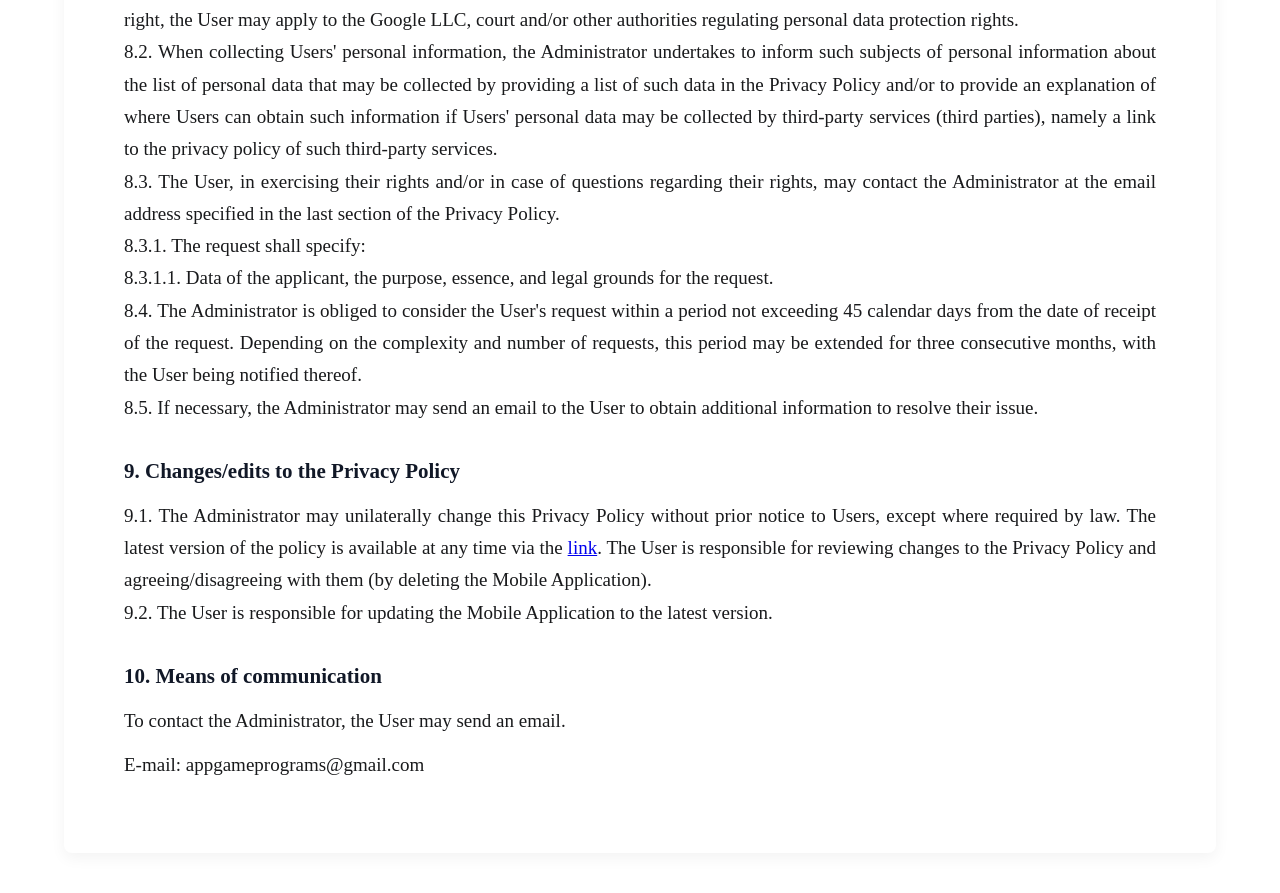
<file: Appendix2.html>
<!DOCTYPE html>
<html lang="en">
<head>
    <meta charset="UTF-8">
    <meta name="viewport" content="width=device-width, initial-scale=1.0">
    <title>PRIVACY POLICY</title>
    <link rel="stylesheet" href="styles.css">
</head>
<body>

<div class="container">
		<h1>APPENDIX 2</h1>
		<h1>to the PRIVACY POLICY</h1>

		<p>Last revised on May 21, 2026</p>
        <h2>1. Definition of terms</h2>
        <p>
          1.1. “Privacy Policy” is a document that informs Users about the processing of their personal information and personal data while using the mobile application (mobile game).<br>
		  1.2. “User” means any person who has accepted the terms of this Policy and who has installed the mobile application from an app store.<br>
		  1.3. “Personal Data Subject” means a User who has downloaded the Mobile Application and performed any actions therein.<br>
		  1.4. “Administrator” means Nykonenko Oleksandra Mykolaivna, individual tax number (RNOKPP) No. 3515812584, address: 52500, Sirka Ivana St., 6, Synelnykove, Synelnykivskyi district, Dnipropetrovsk region, Ukraine, who is the owner of the Mobile Application.<br>
		  1.5. “Data Controller” – a person who determines the purpose and means of processing personal data.<br> 
		  1.6. “Mobile Application” means software created and intended for installation (download) on the User's device through electronic application stores such as App Store and/or Google Play or others.<br> 
		  1.7. “Mobile Application Functionality” means the capabilities of the Mobile Application provided to the User to perform actions in the application aimed at fulfilling the gaming needs of Users.<br>
		  1.8. “Contact details” means the email address provided in the Mobile Application's Privacy Policy for contacting the game Administrator.<br>
		  1.9. “Personal data” means any information relating to the User as an identifiable individual based on the Personal data obtained.<br>
		  1.10. “Personal Data Processing” - an action and/or set of actions that may be performed by the Data Controller/Administrator for the purposes specified in this Privacy Policy.<br>
		  1.11. “Processor” - a natural or legal person (public authority or their authorized representatives) who processes (handles) personal data on behalf of the controller.<br>
		  1.12. “Cookies” - small text files that are placed and stored on Users' electronic devices.<br>
		  1.13. “Third parties” - other companies and/or persons who may process the personal information of the data subject.
        </p>
  
        <h2>2. General provisions of the Privacy Policy</h2>
        <p>
         2.1. This Privacy Policy for the mobile game contains information about how/what/in what way/for what purpose/for how long the Administrator may collect/process/store/use/transfer Users' personal information in accordance with the General Data Protection Regulation (EU) 2016/679 of 27.04.2016 (EU General Data Protection Regulation – GDPR), as well as the methods and means of communication with the Administrator.<br>
		 2.2. This Privacy Policy applies to the Mobile Application.<br>
		 2.3. The Administrator may collect only non-personalized analytical information about the User when and/or if the User downloads the Mobile Application and accepts this Privacy Policy, views material posted in the Mobile Application, views advertisements, or otherwise interacts with the Mobile Application.<br>
		 2.4. The controller of personal data within the meaning of the Legislation is the Administrator of the Mobile Application.<br>
		 2.5. The personal data processor within the meaning of the Legislation is the Google AdMob service (hereinafter also referred to as “AdMob”/“AdMob service”/“Google AdMob”), which is owned by Google LLC, registered under the laws of the State of Delaware (USA) and operating in accordance with US law, registered at 1600 Amphitheatre Parkway Mountain View, California, 94043. For more detailed information about the location of servers, follow this–<a href="https://datacenters.google/locations/">link</a>, and other details regarding the collection/processing/storage of User information by Google LLC, please visit the following <a href="https://policies.google.com/privacy">link</a>.<br>
		 2.6. Upon first interaction with the Mobile Application, the User confirms that they have read and agrees the Privacy Policy and Cookie Policy by clicking on the button “I agree” and fully and unconditionally agrees to them and accordingly gives their personal consent to the collection and processing of personal data by the AdMob service by clicking the “Consent” button (or through the “Privacy Settings” section, if available) in accordance with applicable law.<br>
		 2.7. If the User does not agree with this Privacy Policy and Cookie Policy, they must stop using the Mobile Application.<br>
		 2.8. Data Controller agrees to take all necessary measures to ensure the safe use of the Mobile Application, protect Users' Personal Data, and prevent unauthorized access, theft, editing, and other illegal actions by third parties with regard to Users' Personal Data.<br>
         2.9. The Mobile Application is intended exclusively for Users who have reached the age of 18 years. By downloading and/or using the Mobile Application, the User confirms that they are at least 18 years of age.<br>
		</p>
    


        <h2>3. Basis and purpose of data processing</h2>
        <p>
		3.1. The User's personal data is processed in the following cases and on the following grounds (in accordance with Article 6(1) of the GDPR):<br>
		3.1.1. The User's direct consent to such data processing in accordance with this Privacy Policy and the law.<br>
		3.1.2. To fulfill the obligations of the Data Controller and to protect the interests of the User.<br>
		3.1.3. The necessity to protect the interests of the Data Controller and/or a third party, except where the fundamental rights and freedoms of the data subject override such interests, requiring the protection of personal data, in particular where the data subject is a child.<br>
		3.2. The purpose of processing User data (in accordance with Article 6(1) of the GDPR) is:<br>
		3.2.1. The fulfillment of the Administrator's obligations under the Law.<br>
		3.2.2. Displaying personalized and non-personalized advertising in the Mobile Application. To do this, the Data Processor may store and access information on the User's technical device, such as cookies, online identifiers, and others; creating and using a User profile based on previously collected information, for example, to select personalized advertising.<br>
		3.2.3. Obtaining analytical information, including Mobile Application conversion, number of downloads, deletions, number of players, device model, and other technical data.<br>
		3.2.4. Collecting information about Users' activity in the Mobile Application, their preferences, and clicks on viewed advertisements. The collection of such information is necessary to improve the measurement of advertising effectiveness.<br>
		3.2.5. Compliance with legal requirements, namely the prevention and/or termination of illegal actions by Users and/or third parties.<br>
		3.2.6. Interaction of Users with the Mobile Application Administrator (by sending emails to the Administrator's email address).<br>
		3.2.7. Improving the information/technical structure of the Mobile Application to facilitate and improve the interaction between the User and the Mobile Application, as well as to increase the level of security of the collection/processing/storage of User Personal data.<br>
        </p>


  
        <h2>4. Personal data of Users that may be collected</h2>
        <p>
		4.1. The processing of Users' personal data may be carried out exclusively in accordance with the Privacy Policy and in accordance with the principles of the GDPR and the lawfulness of their processing (Articles 5 and 6 of the GDPR).
		Users' personal data may be collected in accordance with the legal grounds set out in section 3.1 of this Privacy Policy and stored for the time necessary to enable the User to use the Mobile Application, as well as to display personalized advertising, while the Mobile Application is installed to the User's electronic device or until the User takes action to delete personal information, but no longer than permitted by law or until such data is anonymized automatically by AdMob. AdMob anonymizes personal information as follows:
        </p>
			<ul>
				<li>Anonymization of IP addresses: IP addresses automatically collected in AdMob system logs undergo anonymization. This means that after 9 months, part of them will be deleted, making the IP addresses anonymous.</li>
				<li>Data anonymization and deletion: After 18 months, AdMob anonymizes the registered data or deletes the cookie or advertising identifier from the logs and databases used to place ads.</li>
			</ul>

        <p>
		For information on the automatic anonymization of personal data by service AdMob, please visit <a href="https://support.google.com/admob/answer/7665968">link</a>.
		</p>
 
		<p>
		4.2. The Mobile Application Administrator does not independently collect, process, or store Users' personal data, but when collecting and processing Users' personal data through the AdMob service, - only has access to non-personalized and analytical information received from AdMob. Personal information is collected by the Processor, namely Google LLC, for the purpose of displaying personalized advertising, as described in more detail in section 2.5 of this Policy.<br>
		4.3. The Administrator may collect Users' personal data only if the User provides them on their own initiative when sending an email to the Administrator, namely:
		</p>
		<div class="table-wrapper">
		 <table class="four-column-table">
		  <tr>
			<td>№</td>
			<td>User action</td>
			<td>Type of information that may be collected</td>
			<td>Storage period</td>
		  </tr>
		   <tr>
			<td>1</td>
			<td>When sending a request to the Administrator by email.</td>
			<td>1.User's last name and first name<br> 2.User's photo, if available <br>3.Email address <br>4.Other information that the user may provide voluntarily when submitting the request</td>
			<td>Until the request to the Administrator is reviewed, but no longer than the moment the User refuses the Administrator's services, which means the termination of the Agreement, taking into account the deadline for submitting objections to the processing of personal data and the statute of limitations.</td>
		  </tr>
		</table>
		</div>
		<br>
		<p>
		4.4. The Administrator uses the Google AdMob service, which is owned by Google LLC and which collects data about Users for the purpose of selecting personalized and non-personalized advertisements for subsequent display in the Administrator's Mobile Application (for more details on how this works, please visit <a href="https://policies.google.com/technologies/partner-sites">link</a>).<br>
		4.5. AdMob, may automatically collect the following <a href="https://developers.google.com/admob/android/privacy/play-data-disclosure">information:</a>
		</p>
		<ul>
				<li>The IP address of the device, which can be used to determine its approximate general location.</li>
				<li>Device and account identifiers: this includes the Android advertising ID (ad ID), app set ID, and, if applicable, other identifiers associated with accounts logged into the device.</li>
				<li>Information about the User's interaction with the Mobile Application: this covers interaction with the mobile application, including launching the application, clicking on and viewing advertisements.</li>
				<li>Diagnostic information: such as crash logs, app launch times, hang rate, energy usage, and other data related to the performance of the Mobile Application and SDK.</li>
			</ul>
		
		
		<p>
         Follow this <a href="https://support.google.com/admob/answer/7665968">link</a> to learn how Google uses data through the AdMob service and see a list of data that AdMob transfer to partners advertising networks.
        </p>
		
		<p>
         You can also find out how Google LLC processes information received from the Mobile Application by following this <a href="https://policies.google.com/technologies/partner-sites">link</a>.
        </p>
		<p>
         4.6. The Mobile Application Administrator reserves the right to determine the list of information, including personal information, that it may request from the User. If the list of personal information collected by the Administrator is changed, this will be reflected in the Privacy Policy and will take effect upon publication of the revised Privacy Policy and, if necessary, the Cookie Policy.<br>
         4.7. The Administrator does not intentionally collect data from Users who have not reached the age of majority, namely 18 years of age. If a minor nevertheless sends their personal data to the Administrator's email address, the Administrator will delete it within a reasonable time after discovering the collection of such information. Control over the actions of minors is the responsibility of their parents, guardians, and/or custodians (representatives). If a minor independently and/or their parents/guardians and/or custodians discover that such a 
		 person has provided personal information to the Mobile Application Administrator, they may write an email to the Administrator at the address specified in the last section of the Privacy Policy requesting that such information be deleted. The Administrator, in turn, agrees to take the necessary measures to delete such information as soon as possible after receiving such a letter.
		</p>
 
        <h2>5. List of persons authorized to process Users' personal data</h2>
        <p>
         5.1. The following persons have access to the personal data of Mobile Application Users: the Controller in the name of the Administrator, (within the limits specified in sections 4.2. and 4.3. of this Policy), Google LLC represented by the Processor (using the Google AdMob service) and its advertising partners. Google LLC's privacy policy is available via the <a href="https://policies.google.com/privacy">link</a>.<br>
		 5.2. Also, in the event that state authorities request personal information about Users on the basis of a court decision/request/order/decree, the Administrator may provide such information to state authorities or persons authorized by them.
        </p>
  
		<h2>6. COOKIE files</h2>
		<p>
		6.1. Cookie files are small text files that are stored on the User's device when using the Mobile Application. This can be a phone, tablet, or other technical device.<br>
		6.2. Cookie files are used to collect User data, which helps to improve the usability of the Mobile Application, its efficiency, and the display of advertisements.<br>
		6.3. When Users use the Mobile Application, the following categories of cookie files may be collected:<br>
		6.3.1. Necessary cookies are files that are necessary for the operation of the Application and are stored on the User's technical device for a certain period of time after the end of the Mobile Application session.<br>
		6.3.2. Functional cookies are files that help store and remember the User's choices for future visits.<br>
		6.3.3. Third-party cookies are files from third parties that are used to collect information about Users' visits to the Mobile Application. For more detailed information about which cookies are used, please follow and familiarize yourself with the <a href="https://policies.google.com/technologies/cookies">link</a> and the <a href="https://appgameprivacypolicy.github.io/Cookies">Cookie Policy</a>.		
		</p>
		
		<h2>7. Implementation of personal data subject protection</h2>
		<p>
		7.1. The processing of Users' personal data is carried out in accordance with the Privacy Policy and in compliance with the GDPR.<br>
		7.2. The Administrator agrees not to store Users' personal information longer than necessary and to destroy and/or anonymize it after the expiration of such period.<br>
		7.3. The personal data protection system consists of organizational, technical, and/or software measures designed to taking into the current and potential threats to the security, integrity, and confidentiality of personal data and technologies and also Google LLC protection systems. If necessary, the Administrator and Google LLC regularly updates its security measures and installs additional measures.<br>
		7.4. However, despite all the measures and efforts taken to protect personal data, no electronic data transmission can be 100% protected from hacking, fraud, and other actions, so the transfer of personal data is carried out by the User at their own risk.<br>
		</p>
		
		<h2>8. User Rights</h2>
		<p>
		8.1. In accordance with the GDPR, the User has the right to:<br>
		8.1.1. Receive information about the collection of such User's personal data.<br> To exercise this right, the User may refer to section 4 of this policy, as well as via the following <a href="https://policies.google.com/privacy#infocollect">link</a>.<br>
		8.1.2. Access their personal data.<br> To exercise this right, the User may use the following <a href="https://policies.google.com/privacy#infodelete">link</a> to take the necessary steps and export their data collected by Google LLC.<br> If the User wishes to access the data sent to the Administrator by email, they may write a request to the Administrator's email address.<br>
		8.1.3. Make corrections to their personal data.<br>To exercise this right, the User may use the following <a href="https://policies.google.com/technologies/retention">link</a> to follow the necessary steps and make changes to their data collected by Google LLC.<br>If the User wishes to correct data sent to the Administrator by email, they can send a request to the Administrator's email address.<br>
		8.1.4. Restrict the Processor in processing their personal data.<br>If the User wishes to completely restrict the Processor in processing their Personal Data, they must delete the Mobile Application from their device.<br>
		8.1.5. Contact the Administrator to delete personal data that the User has sent by email.<br>To exercise this right, the User may send a letter to the Administrator's email address with a request to destroy personal data.<br>If the User wants to delete the data collected by Google LLC, then to exercise this right, the User can use the following <a href="https://policies.google.com/privacy#infodelete">link</a> to take the necessary steps and delete the data collected by Google LLC.<br>
		8.1.6. Data mobility.<br>To exercise this right, the User may use the following <a href="https://takeout.google.com/?utm_source=pp">link</a>.<br>
		8.1.7. Object to the processing of personal data, including profiling.<br>If the User wishes to object to the processing of personal data, including profiling, they must delete the Mobile Application from their device.<br>
		8.1.8. Not to be subject to automated decisions, including profiling.<br>If the User does not wish to be subject to automated decisions, including profiling, they must delete the Mobile Application from their device.<br>
		8.1.9. To protect against the provision of information that is inaccurate or violates honor, dignity, and business reputation.<br>To exercise this right, the User may apply legal remedies in case of violation of personal data protection legislation. To exercise this right, the User may apply to the Google LLC, court and/or other authorities regulating personal data protection rights.<br>
		8.2. When collecting Users' personal information, the Administrator undertakes to inform such subjects of personal information about the list of personal data that may be collected by providing a list of such data in the Privacy Policy and/or to provide an explanation of where Users can obtain such information if Users' personal data may be collected by third-party services (third parties), namely a link to the privacy policy of such third-party services.<br>
		8.3. The User, in exercising their rights and/or in case of questions regarding their rights, may contact the Administrator at the email address specified in the last section of the Privacy Policy.<br>
		8.3.1. The request shall specify:<br>
		8.3.1.1. Data of the applicant, the purpose, essence, and legal grounds for the request.<br>
		8.4. The Administrator is obliged to consider the User's request within a period not exceeding 45 calendar days from the date of receipt of the request. Depending on the complexity and number of requests, this period may be extended for three consecutive months, with the User being notified thereof.<br>
		8.5. If necessary, the Administrator may send an email to the User to obtain additional information to resolve their issue.
		</p>
		
		<h2>9. Changes/edits to the Privacy Policy</h2>
		<p>
		9.1. The Administrator may unilaterally change this Privacy Policy without prior notice to Users, except where required by law. The latest version of the policy is available at any time via the <a href="https://appgameprivacypolicy.github.io/">link</a>. 
		The User is responsible for reviewing changes to the Privacy Policy and agreeing/disagreeing with them (by deleting the Mobile Application).<br>
		9.2. The User is responsible for updating the Mobile Application to the latest version.
		</p>
		
		
		<h2>10. Means of communication</h2>
		<p>
		To contact the Administrator, the User may send an email.
		</p>
		
		<p>
		E-mail: appgameprograms@gmail.com
		</p>
		

</div>

</body>
</html>
</file>
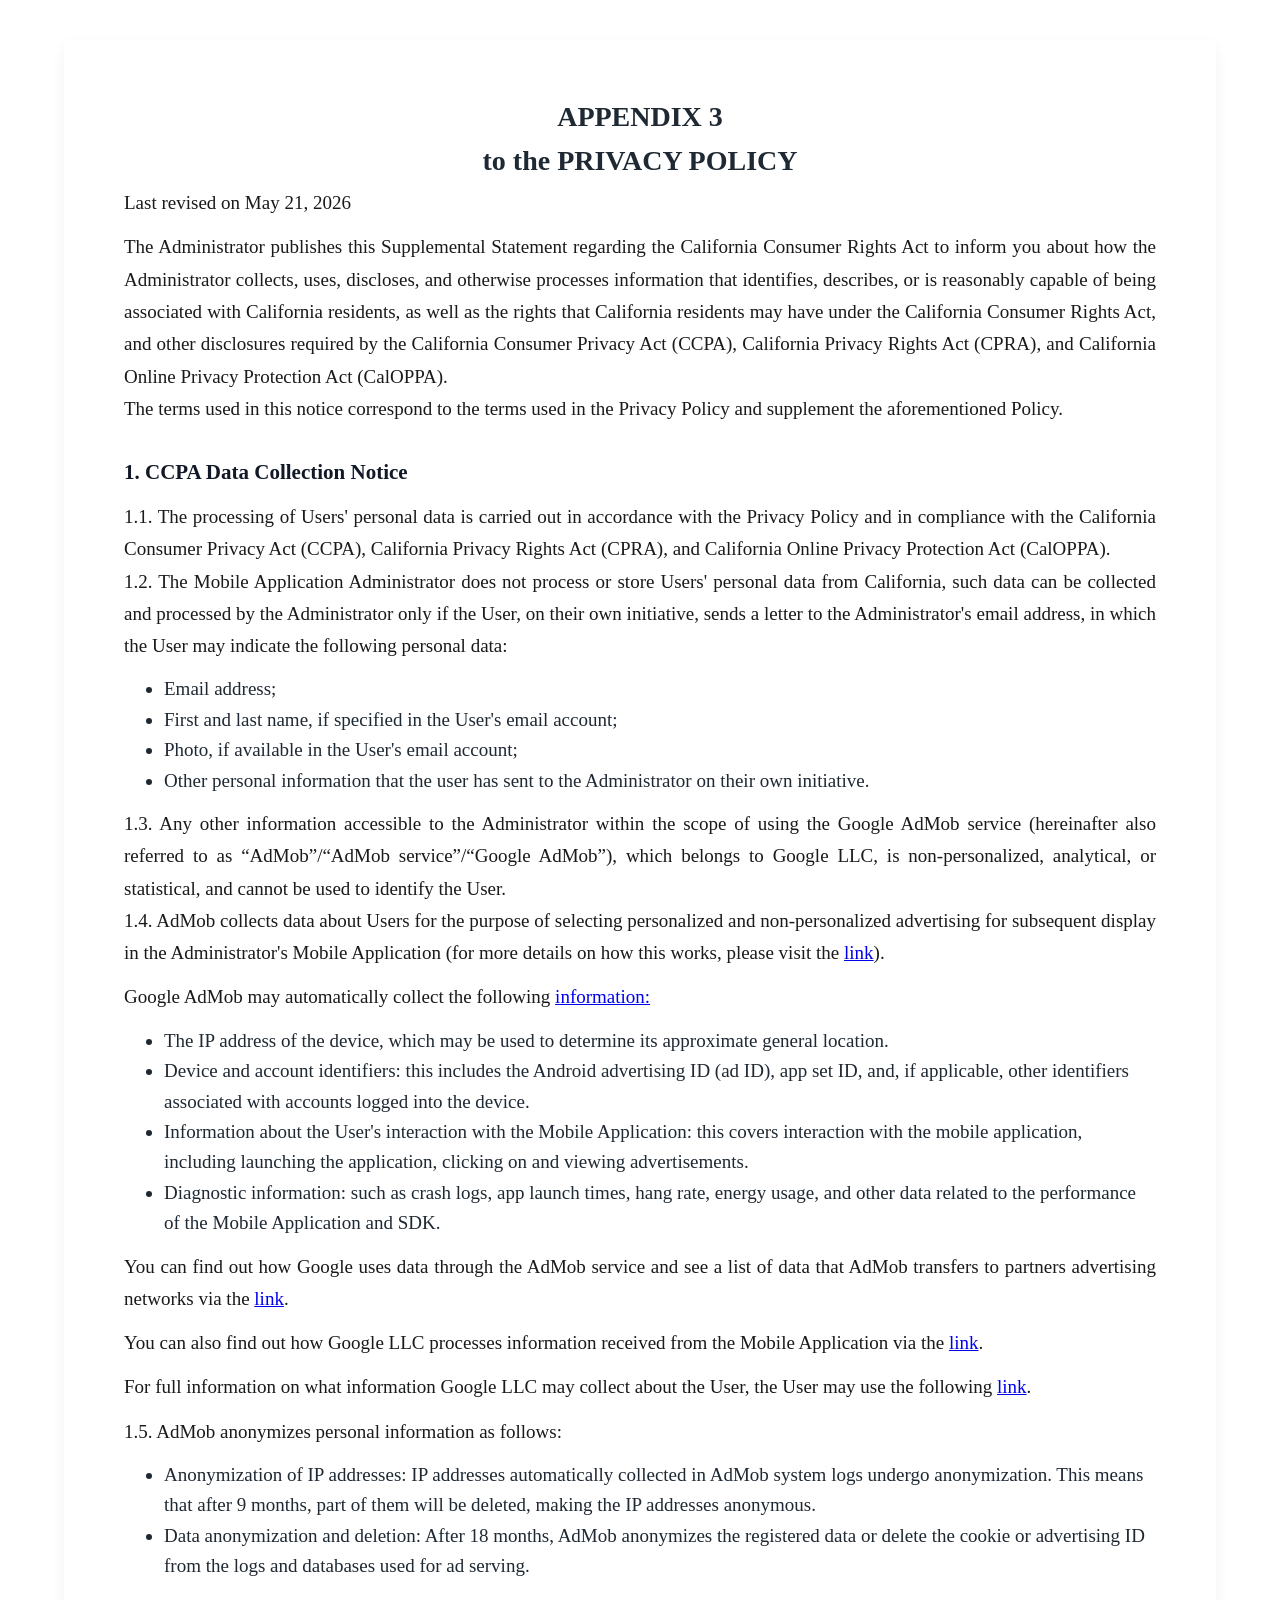
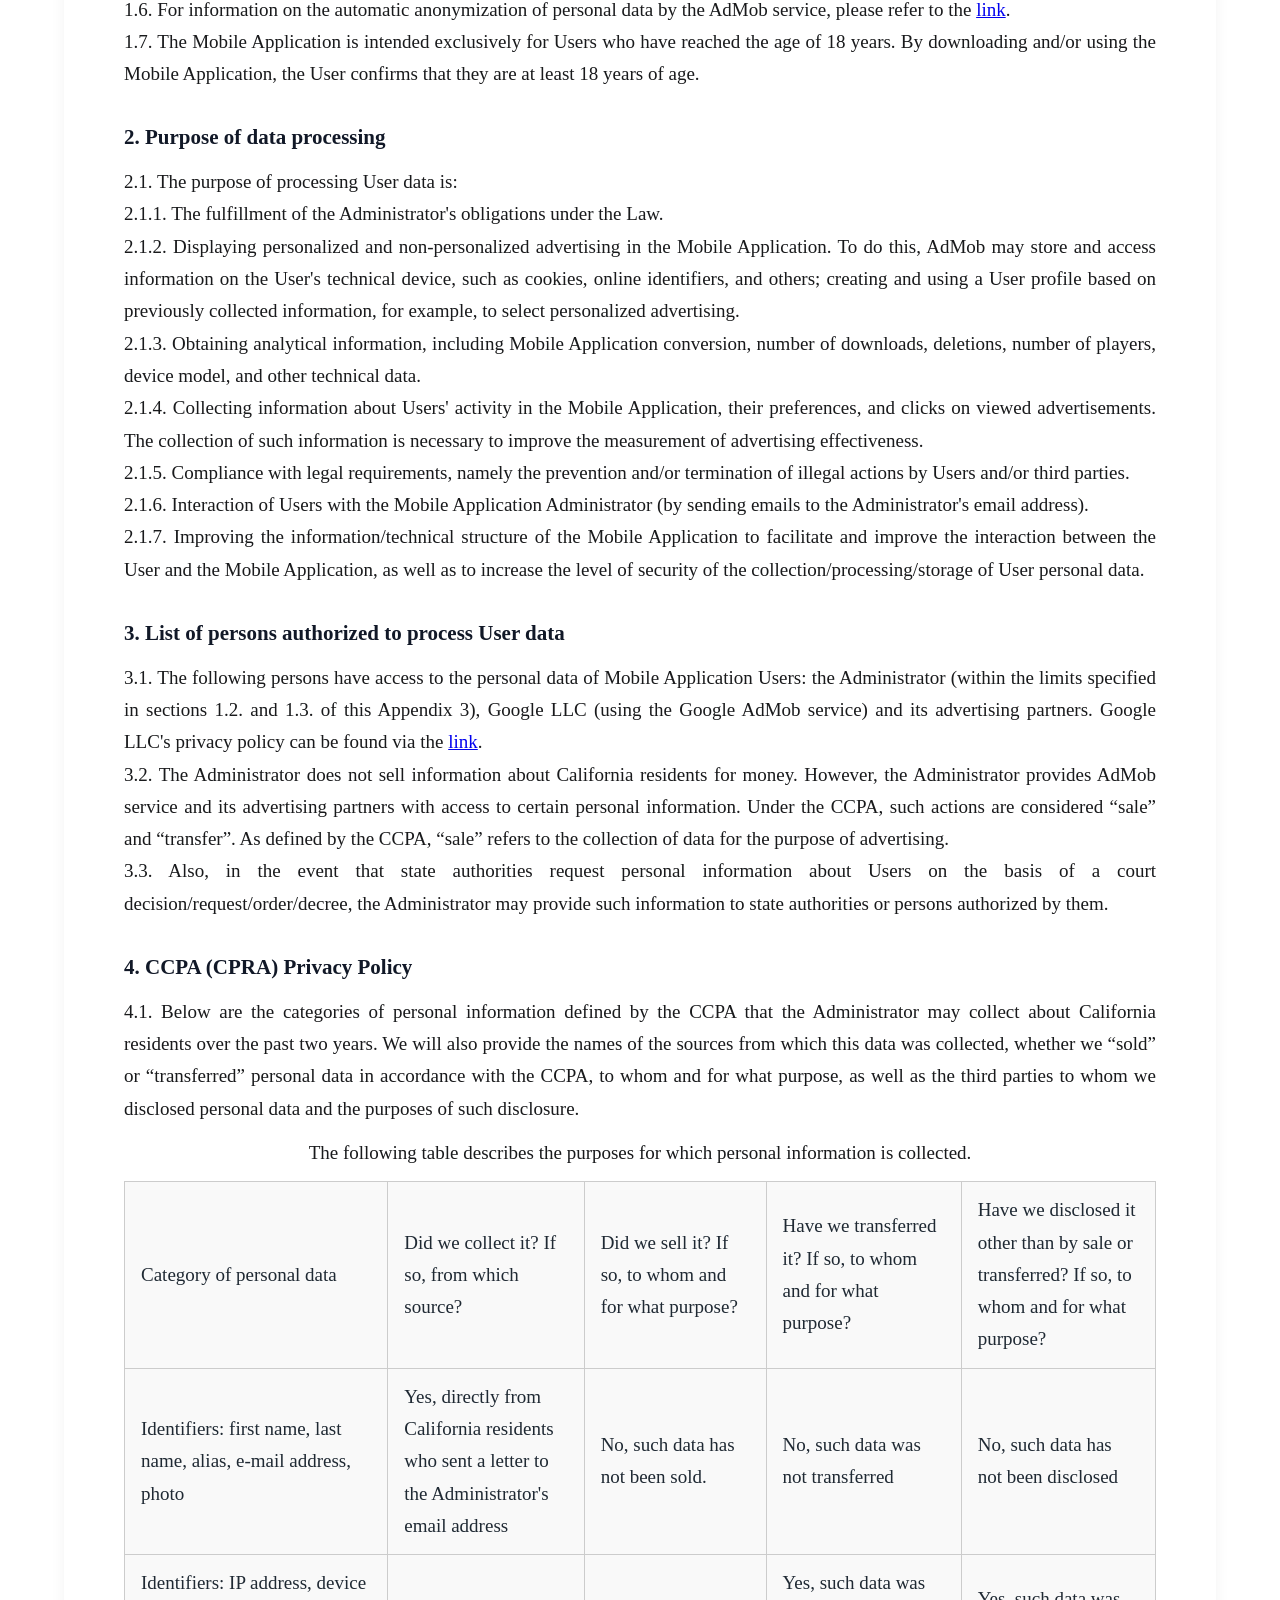
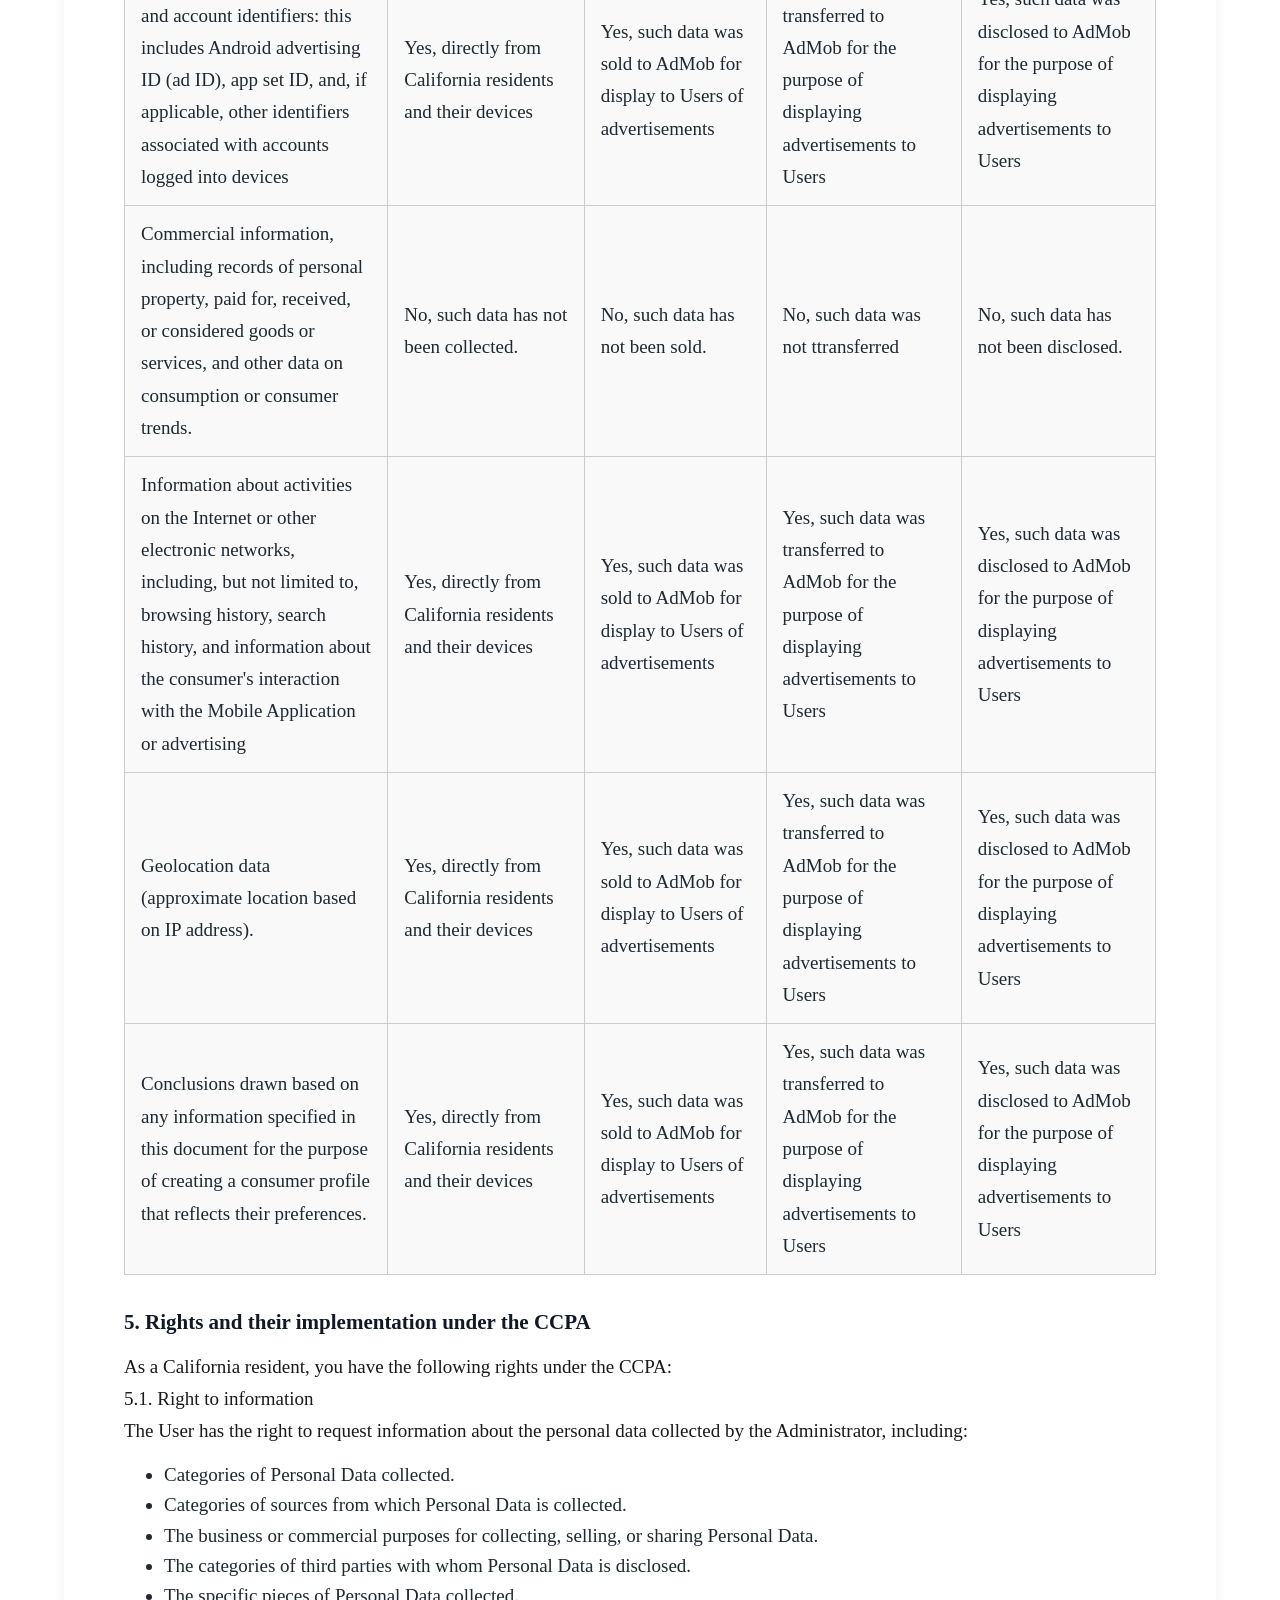
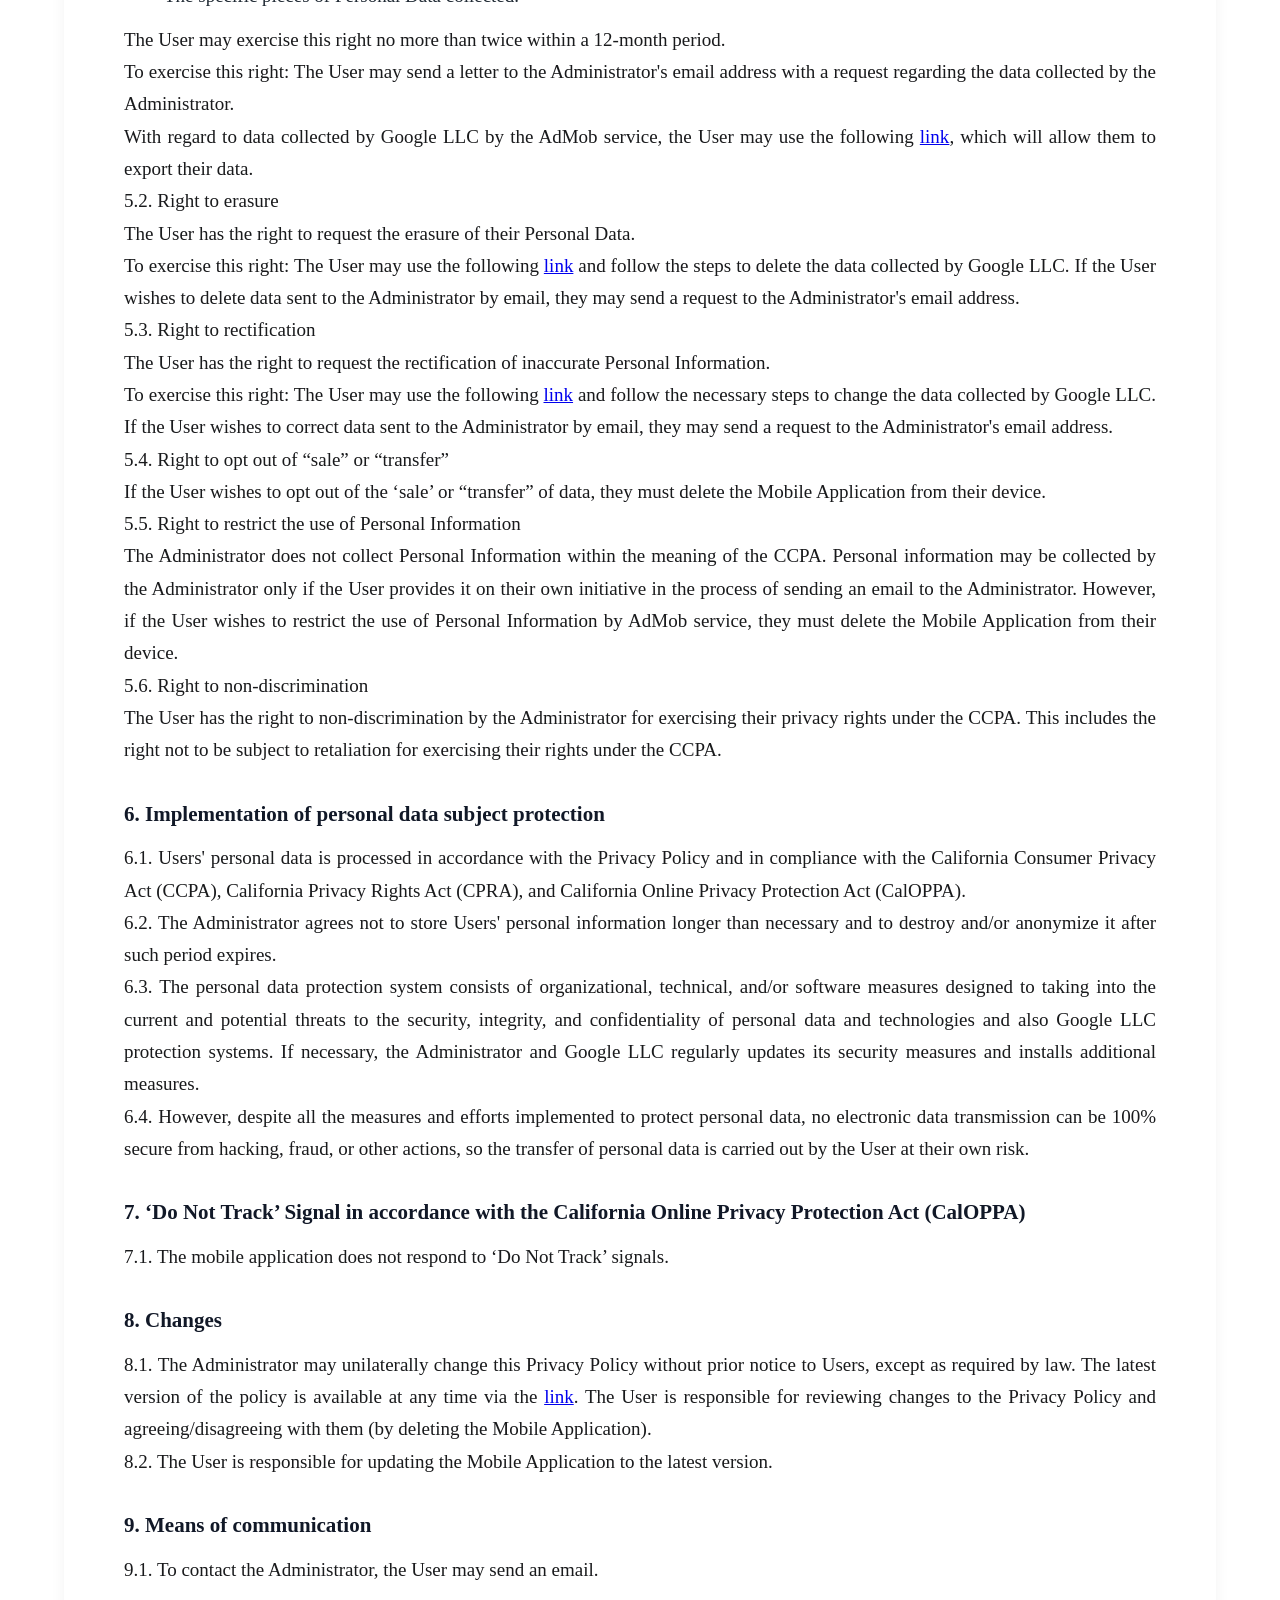
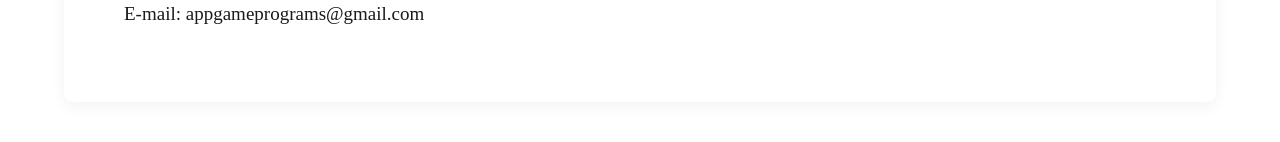
<file: Appendix3.html>
<!DOCTYPE html>
<html lang="en">
<head>
    <meta charset="UTF-8">
    <meta name="viewport" content="width=device-width, initial-scale=1.0">
    <title>PRIVACY POLICY</title>
    <link rel="stylesheet" href="styles.css">
</head>
<body>

<div class="container" id="appendix1">
		<h1>APPENDIX 3</h1>
		<h1>to the PRIVACY POLICY</h1>
	
		
		<p>Last revised on May 21, 2026</p>
		<p>The Administrator publishes this Supplemental Statement regarding the California Consumer Rights Act to inform you about how the Administrator collects, uses, discloses, and otherwise processes information that identifies, describes, or is reasonably capable of being associated with California residents, as well as the rights that California residents may have under the California Consumer Rights Act, and other disclosures required by the California Consumer Privacy Act (CCPA), California Privacy Rights Act (CPRA), and California Online Privacy Protection Act (CalOPPA). <br>The terms used in this notice correspond to the terms used in the Privacy Policy and supplement the aforementioned Policy.</p>
		<h2>1. CCPA Data Collection Notice</h2>
		<p>
		1.1. The processing of Users' personal data is carried out in accordance with the Privacy Policy and in compliance with the California Consumer Privacy Act (CCPA), California Privacy Rights Act (CPRA), and California Online Privacy Protection Act (CalOPPA).<br>
		1.2. The Mobile Application Administrator does not process or store Users' personal data from California, such data can be collected and processed by the Administrator only if the User, on their own initiative, sends a letter to the Administrator's email address, in which the User may indicate the following personal data:
		</p>
		<ul>
				<li>Email address;</li>
				<li>First and last name, if specified in the User's email account;</li>
				<li>Photo, if available in the User's email account;</li>
				<li>Other personal information that the user has sent to the Administrator on their own initiative.</li>
		</ul>

		<p>
		1.3. Any other information accessible to the Administrator within the scope of using the Google AdMob service (hereinafter also referred to as “AdMob”/“AdMob service”/“Google AdMob”), which belongs to Google LLC, is non-personalized, analytical, or statistical, and cannot be used to identify the User.<br>
		1.4. AdMob collects data about Users for the purpose of selecting personalized and non-personalized advertising for subsequent display in the Administrator's Mobile Application (for more details on how this works, please visit the <a href="https://policies.google.com/technologies/ads">link</a>).
		</p>
		<p>
		Google AdMob may automatically collect the following <a href="https://developers.google.com/admob/android/privacy/play-data-disclosure">information:</a>
		</p>
		<ul>
				<li>The IP address of the device, which may be used to determine its approximate general location.</li>
				<li>Device and account identifiers: this includes the Android advertising ID (ad ID), app set ID, and, if applicable, other identifiers associated with accounts logged into the device.</li>
				<li>Information about the User's interaction with the Mobile Application: this covers interaction with the mobile application, including launching the application, clicking on and viewing advertisements.</li>
				<li>Diagnostic information: such as crash logs, app launch times, hang rate, energy usage, and other data related to the performance of the Mobile Application and SDK.</li>
		</ul>
		<p>
		You can find out how Google uses data through the AdMob service and see a list of data that AdMob transfers to partners advertising networks via the <a href="https://support.google.com/admob/answer/7665968">link</a>.
		</p>	
		<p>
		You can also find out how Google LLC processes information received from the Mobile Application via the <a href="https://policies.google.com/technologies/partner-sites">link</a>.
		</p>
		<p>
		For full information on what information Google LLC may collect about the User, the User may use the following <a href="https://policies.google.com/privacy">link</a>.
		</p>
		<p>
		1.5. AdMob anonymizes personal information as follows:
		</p>
		<ul>
				<li>Anonymization of IP addresses: IP addresses automatically collected in AdMob system logs undergo anonymization. This means that after 9 months, part of them will be deleted, making the IP addresses anonymous.</li>
				<li>Data anonymization and deletion: After 18 months, AdMob anonymizes the registered data or delete the cookie or advertising ID from the logs and databases used for ad serving.</li>
		</ul>
		<p>
		1.6. For information on the automatic anonymization of personal data by the AdMob service, please refer to the <a href="https://support.google.com/admob/answer/7665968">link</a>.<br>
		1.7. The Mobile Application is intended exclusively for Users who have reached the age of 18 years. By downloading and/or using the Mobile Application, the User confirms that they are at least 18 years of age.
		</p>
		<h2>2. Purpose of data processing</h2>
		<p>
		2.1. The purpose of processing User data is:<br>
		2.1.1. The fulfillment of the Administrator's obligations under the Law.<br>
		2.1.2. Displaying personalized and non-personalized advertising in the Mobile Application. To do this, AdMob may store and access information on the User's technical device, such as cookies, online identifiers, and others; creating and using a User profile based on previously collected information, for example, to select personalized advertising.<br>
		2.1.3. Obtaining analytical information, including Mobile Application conversion, number of downloads, deletions, number of players, device model, and other technical data.<br>
		2.1.4. Collecting information about Users' activity in the Mobile Application, their preferences, and clicks on viewed advertisements. The collection of such information is necessary to improve the measurement of advertising effectiveness.<br>
		2.1.5. Compliance with legal requirements, namely the prevention and/or termination of illegal actions by Users and/or third parties.<br>
        2.1.6. Interaction of Users with the Mobile Application Administrator (by sending emails to the Administrator's email address).<br>
		2.1.7. Improving the information/technical structure of the Mobile Application to facilitate and improve the interaction between the User and the Mobile Application, as well as to increase the level of security of the collection/processing/storage of User personal data.
		</p>
		<h2>3. List of persons authorized to process User data</h2>
		<p>
		3.1. The following persons have access to the personal data of Mobile Application Users: the Administrator (within the limits specified in sections 1.2. and 1.3. of this Appendix 3), Google LLC (using the Google AdMob service) and its advertising partners. Google LLC's privacy policy can be found via the <a href="https://policies.google.com/privacy">link</a>.<br>
		3.2. The Administrator does not sell information about California residents for money. However, the Administrator provides AdMob service and its advertising partners with access to certain personal information. Under the CCPA, such actions are considered “sale” and “transfer”. As defined by the CCPA, “sale” refers to the collection of data for the purpose of advertising.<br>
		3.3. Also, in the event that state authorities request personal information about Users on the basis of a court decision/request/order/decree, the Administrator may provide such information to state authorities or persons authorized by them.<br>
		</p>
		<h2>4. CCPA (CPRA) Privacy Policy</h2>
		<p>
		4.1. Below are the categories of personal information defined by the CCPA that the Administrator may collect about California residents over the past two years. We will also provide the names of the sources from which this data was collected, whether we “sold” or “transferred” personal data in accordance with the CCPA, to whom and for what purpose, as well as the third parties to whom we disclosed personal data and the purposes of  such disclosure.
		</p>
		<p class="center-text">
		The following table describes the purposes for which personal information is collected.
		</p>
		<div class="table-wrapper">
		 <table class="four-column-table">
		  <tr>
			<td>Category of personal data</td>
			<td>Did we collect it? If so, from which source?</td>
			<td>Did we sell it? If so, to whom and for what purpose?</td>
			<td>Have we transferred it? If so, to whom and for what purpose?</td>
			<td>Have we disclosed it other than by sale or transferred? If so, to whom and for what purpose?</td>
		  </tr>
		   <tr>
			<td>Identifiers: first name, last name, alias, e-mail address, photo</td>
			<td>Yes, directly from California residents who sent a letter to the Administrator's email address</td>
			<td>No, such data has not been sold.</td>
			<td>No, such data was not transferred</td>
			<td>No, such data has not been disclosed</td>
		  </tr>
		   <tr>
			<td>Identifiers: IP address, device and account identifiers: this includes Android advertising ID (ad ID), app set ID, and, if applicable, other identifiers associated with accounts logged into devices</td>
			<td>Yes, directly from California residents and their devices</td>
			<td>Yes, such data was sold to AdMob  for display to Users of advertisements</td>
			<td>Yes, such data was transferred to AdMob for the purpose of displaying advertisements to Users</td>
			<td>Yes, such data was disclosed to AdMob for the purpose of displaying advertisements to Users</td>
		  </tr>
		   <tr>
			<td>Commercial information, including records of personal property, paid for, received, or considered goods or services, and other data on consumption or consumer trends.</td>
			<td>No, such data has not been collected.</td>
			<td>No, such data has not been sold.</td>
			<td>No, such data was not ttransferred</td>
			<td>No, such data has not been disclosed.</td>
		  </tr>
		   <tr>
			<td>Information about activities on the Internet or other electronic networks, including, but not limited to, browsing history, search history, and information about the consumer's interaction with the Mobile Application or advertising</td>
			<td>Yes, directly from California residents and their devices</td>
			<td>Yes, such data was sold to AdMob  for display to Users of advertisements</td>
			<td>Yes, such data was transferred to AdMob  for the purpose of displaying advertisements to Users</td>
			<td>Yes, such data was disclosed to AdMob for the purpose of displaying advertisements to Users</td>
		  </tr>
		   <tr>
			<td>Geolocation data (approximate location based on IP address).</td>
			<td>Yes, directly from California residents and their devices</td>
			<td>Yes, such data was sold to AdMob  for display to Users of advertisements</td>
			<td>Yes, such data was transferred to AdMob  for the purpose of displaying advertisements to Users</td>
			<td>Yes, such data was disclosed to AdMob  for the purpose of displaying advertisements to Users</td>
		  </tr>
		   <tr>
			<td>Conclusions drawn based on any information specified in this document for the purpose of creating a consumer profile that reflects their preferences.</td>
			<td>Yes, directly from California residents and their devices</td>
			<td>Yes, such data was sold to AdMob  for display to Users of advertisements</td>
			<td>Yes, such data was transferred to AdMob  for the purpose of displaying advertisements to Users</td>
			<td>Yes, such data was disclosed to AdMob for the purpose of displaying advertisements to Users</td>
		  </tr>
		</table>
		</div>
		<h2>5. Rights and their implementation under the CCPA</h2>
		<p>
		As a California resident, you have the following rights under the CCPA:<br>
		5.1. Right to information<br>
		The User has the right to request information about the personal data collected by the Administrator, including:<br>
		<ul>
				<li>Categories of Personal Data collected.</li>
				<li>Categories of sources from which Personal Data is collected.</li>
				<li>The business or commercial purposes for collecting, selling, or sharing Personal Data.</li>
				<li>The categories of third parties with whom Personal Data is disclosed.</li>
				<li>The specific pieces of Personal Data collected.</li>
		</ul>
		</p>
		<p>
		The User may exercise this right no more than twice within a 12-month period.<br>
		To exercise this right: The User may send a letter to the Administrator's email address with a request regarding the data collected by the Administrator.<br>
		With regard to data collected by Google LLC by the AdMob service, the User may use the following <a href="https://policies.google.com/privacy#infodelete">link</a>, which will allow them to export their data.<br>
		5.2. Right to erasure<br>
		The User has the right to request the erasure of their Personal Data.<br>
		To exercise this right: The User may use the following <a href="https://policies.google.com/privacy#infodelete">link</a> and follow the steps to delete the data collected by Google LLC. If the User wishes to delete data sent to the Administrator by email, they may send a request to the Administrator's email address.<br>
		5.3. Right to rectification<br>
		The User has the right to request the rectification of inaccurate Personal Information.<br>To exercise this right: The User may use the following <a href="https://policies.google.com/technologies/retention">link</a> and follow the necessary steps to change the data collected by Google LLC. If the User wishes to correct data sent to the Administrator by email, they may send a request to the Administrator's email address.<br>
		5.4. Right to opt out of “sale” or “transfer”<br>If the User wishes to opt out of the ‘sale’ or “transfer” of data, they must delete the Mobile Application from their device.<br>
		5.5. Right to restrict the use of Personal Information<br>The Administrator does not collect Personal Information within the meaning of the CCPA. Personal information may be collected by the Administrator only if the User provides it on their own initiative in the process of sending an email to the Administrator. However, if the User wishes to restrict the use of Personal Information by AdMob service, they must delete the Mobile Application from their device.<br>
		5.6. Right to non-discrimination<br>The User has the right to non-discrimination by the Administrator for exercising their privacy rights under the CCPA. This includes the right not to be subject to retaliation for exercising their rights under the CCPA.<br>
		</p>
		
		<h2>6. Implementation of personal data subject protection</h2>
		<p>
		6.1. Users' personal data is processed in accordance with the Privacy Policy and in compliance with the California Consumer Privacy Act (CCPA), California Privacy Rights Act (CPRA), and California Online Privacy Protection Act (CalOPPA).<br>
		6.2. The Administrator agrees not to store Users' personal information longer than necessary and to destroy and/or anonymize it after such period expires.<br>
		6.3. The personal data protection system consists of organizational, technical, and/or software measures designed to taking into the current and potential threats to the security, integrity, and confidentiality of personal data and technologies and also Google LLC protection systems. If necessary, the Administrator and Google LLC regularly updates its security measures and installs additional measures.<br>
		6.4. However, despite all the measures and efforts implemented to protect personal data, no electronic data transmission can be 100% secure from hacking, fraud, or other actions, so the transfer of personal data is carried out by the User at their own risk.<br>
		</p>
		
		<h2>7. ‘Do Not Track’ Signal in accordance with the California Online Privacy Protection Act (CalOPPA)</h2>
		<p>
		7.1. The mobile application does not respond to ‘Do Not Track’ signals.
		</p>
		
		<h2>8. Changes</h2>
		<p>
		8.1. The Administrator may unilaterally change this Privacy Policy without prior notice to Users, except as required by law.
		The latest version of the policy is available at any time via the <a href="https://appgameprivacypolicy.github.io/">link</a>. 
		The User is responsible for reviewing changes to the Privacy Policy and agreeing/disagreeing with them (by deleting the Mobile Application).<br>
		8.2. The User is responsible for updating the Mobile Application to the latest version.
		</p>
		<h2>9. Means of communication</h2>
		<p>
		9.1. To contact the Administrator, the User may send an email.
		</p>
		<p>
		E-mail: appgameprograms@gmail.com
		</p>
</div>

</body>
</html>
</file>
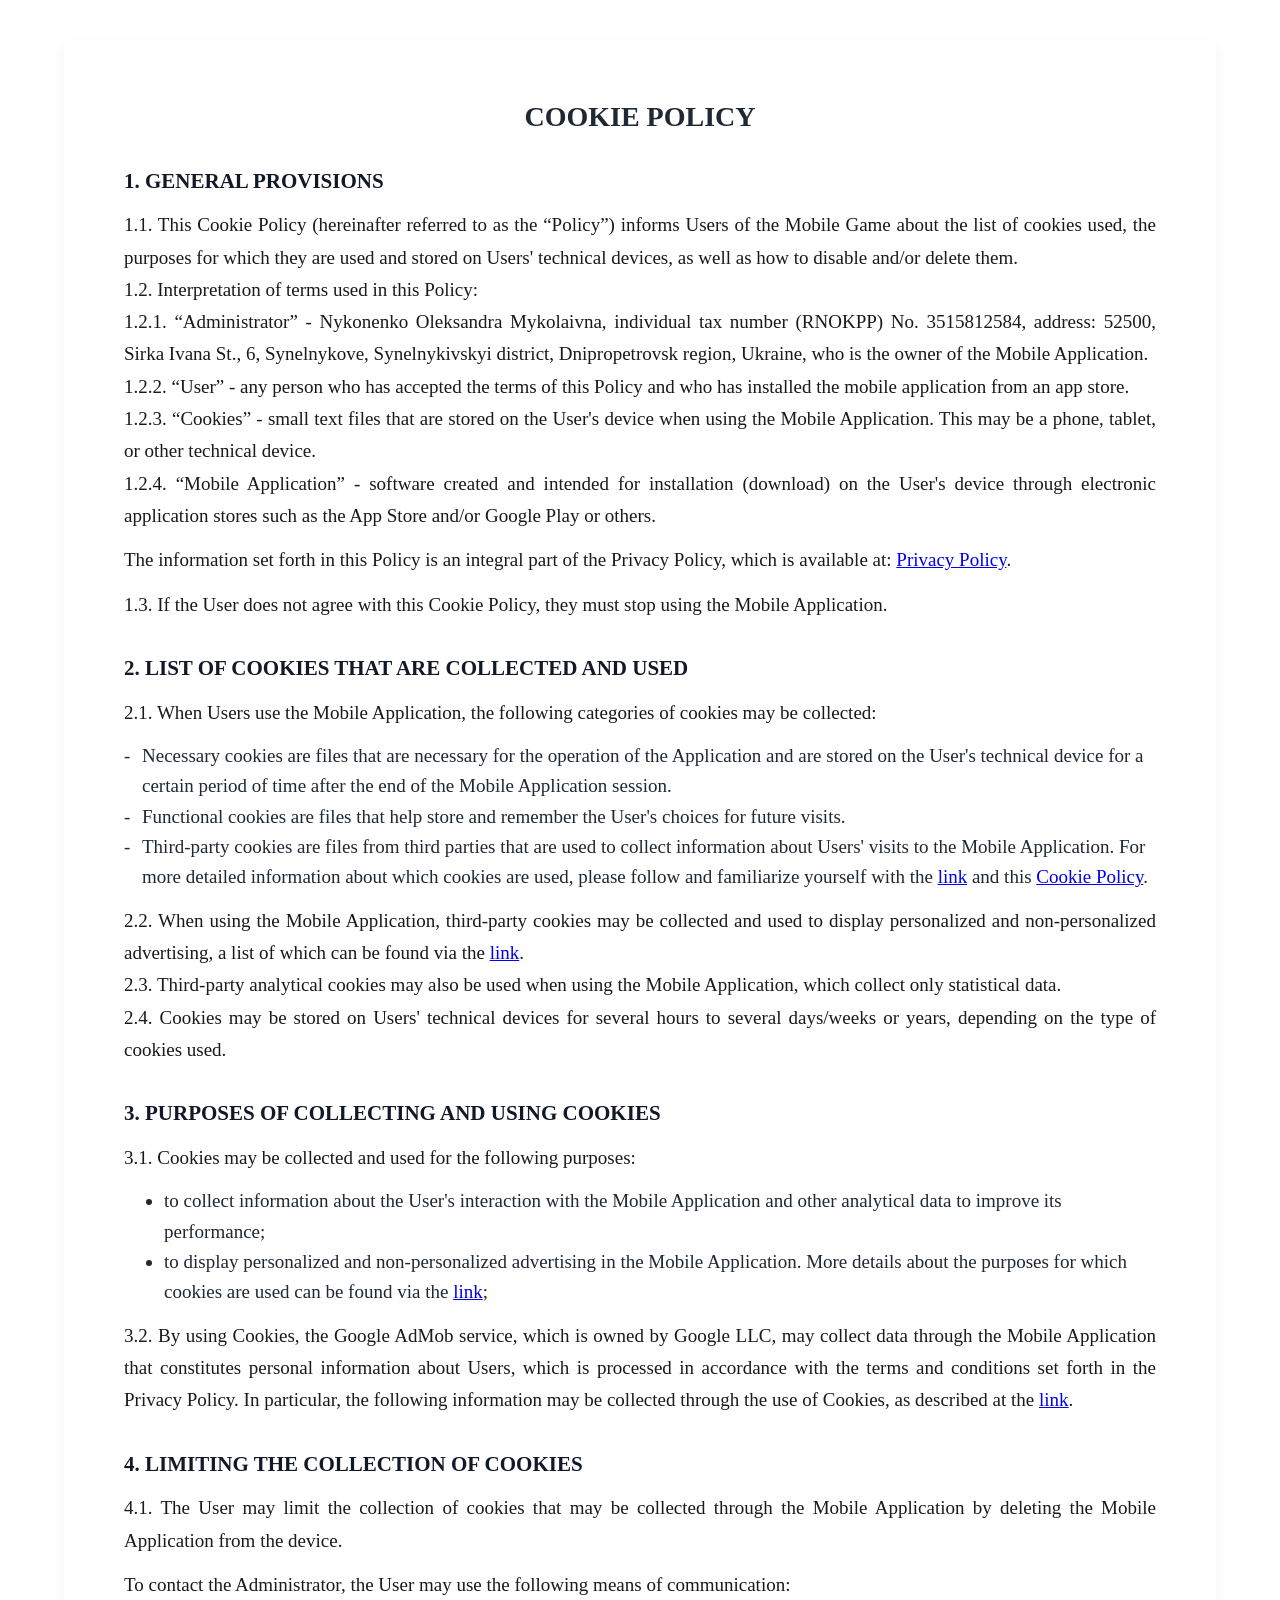
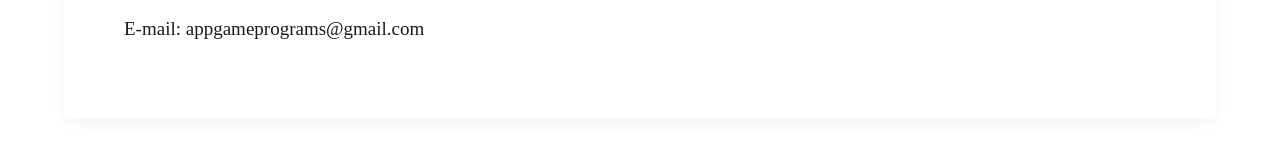
<file: Cookies.html>
<!DOCTYPE html>
<html lang="en">
<head>
    <meta charset="UTF-8">
    <meta name="viewport" content="width=device-width, initial-scale=1.0">
    <title>COOKIE POLICY</title>
    <link rel="stylesheet" href="styles.css">
</head>
<body>

<div class="container">
    <h1>COOKIE POLICY</h1>
        <h2>1. GENERAL PROVISIONS</h2>
        <p>
         1.1. This Cookie Policy (hereinafter referred to as the “Policy”) informs Users of the Mobile Game about the list of cookies used, the purposes for which they are used and stored on Users' technical devices, as well as how to disable and/or delete them.<br>
		 1.2. Interpretation of terms used in this Policy:<br>
		 1.2.1. “Administrator” - Nykonenko Oleksandra Mykolaivna, individual tax number (RNOKPP) No. 3515812584, address: 52500, Sirka Ivana St., 6, Synelnykove, Synelnykivskyi district, Dnipropetrovsk region, Ukraine, who is the owner of the Mobile Application.<br>
		 1.2.2. “User” - any person who has accepted the terms of this Policy and who has installed the mobile application from an app store.<br>
		 1.2.3. “Cookies” - small text files that are stored on the User's device when using the Mobile Application. This may be a phone, tablet, or other technical device.<br>
		 1.2.4. “Mobile Application” - software created and intended for installation (download) on the User's device through electronic application stores such as the App Store and/or Google Play or others.<br>
        </p>
		<p>
		The information set forth in this Policy is an integral part of the Privacy Policy, which is available at: <a href="https://appgameprivacypolicy.github.io/">Privacy Policy</a>.<br>
		</p>
		<p>
		1.3. If the User does not agree with this Cookie Policy, they must stop using the Mobile Application.
		</p>
		<h2>2. LIST OF COOKIES THAT ARE COLLECTED AND USED</h2>
		<p>
		2.1. When Users use the Mobile Application, the following categories of cookies may be collected:
		<ul class="dash-list">
				<li>Necessary cookies are files that are necessary for the operation of the Application and are stored on the User's technical device for a certain period of time after the end of the Mobile Application session.</li>
				<li>Functional cookies are files that help store and remember the User's choices for future visits.</li>
				<li>Third-party cookies are files from third parties that are used to collect information about Users' visits to the Mobile Application. For more detailed information about which cookies are used, please follow and familiarize yourself with the <a href="https://policies.google.com/technologies/cookies">link</a> and this <a href="https://appgameprivacypolicy.github.io/Cookies">Cookie Policy</a>.</li>
		</ul>
		</p>
		<p>
		2.2. When using the Mobile Application, third-party cookies may be collected and used to display personalized and non-personalized advertising, a list of which can be found via the  <a href="https://business.safety.google/adscookies/">link</a>.<br>
		2.3. Third-party analytical cookies may also be used when using the Mobile Application, which collect only statistical data.<br>
		2.4. Cookies may be stored on Users' technical devices for several hours to several days/weeks or years, depending on the type of cookies used.
		</p>
		 <h2>3. PURPOSES OF COLLECTING AND USING COOKIES</h2>
		 <p>
		 3.1. Cookies may be collected and used for the following purposes:
		 <ul>
		 <li>to collect information about the User's interaction with the Mobile Application and other analytical data to improve its performance;</li>
		 <li>to display personalized and non-personalized advertising in the Mobile Application. More details about the purposes for which cookies are used can be found via the <a href="https://policies.google.com/technologies/cookies#types-of-cookies">link</a>;</li>
		</ul>
		 </p>
		 <p>
		 3.2. By using Cookies, the Google AdMob service, which is owned by Google LLC, may collect data through the Mobile Application that constitutes personal information about Users, which is processed in accordance with the terms and conditions set forth in the Privacy Policy. 
		 In particular, the following information may be collected through the use of Cookies, as described at the <a href="https://policies.google.com/technologies/cookies">link</a>.
		 </p>
		  <h2>4. LIMITING THE COLLECTION OF COOKIES</h2>
		  <p>
		  4.1. The User may limit the collection of cookies that may be collected through the Mobile Application by deleting the Mobile Application from the device.
		  </p>
		  <p>
		   To contact the Administrator, the User may use the following means of communication:
		  </p> 
		  <p>
		   E-mail: appgameprograms@gmail.com
		  </p>
</div>
</body>
</html>
</file>
<file: styles.css>
*,
*::before,
*::after {
    box-sizing: border-box;
    margin: 0;
    padding: 0;
}

/* Страница */
body {
    background: #ffffff;
    color: #1f2933;
    line-height: 1.7;
}

.container {
    width: 90%;
    max-width: 1400px;
    margin: 40px auto;
    padding: clamp(24px, 5vw, 60px);  
    background: white;
    border-radius: 8px;
    box-shadow: 0 5px 15px rgba(0,0,0,0.05);
}



/* Заголовки */
h1 {
    font-size: 28px;
    margin-bottom: 10px;
	line-height: 1.2;
    text-align: center;
}

h2 {
    font-size: 21px;
    margin: 30px 0 10px;
    text-align: left;
    color: #111827;
}

/* Текст */
p {
    font-size: 19px;
    color: #191a1c;
    text-align: justify;
	font-weight: 400;
    margin-bottom: 12px;
}

ul {
    padding-left: 40px;   
    margin-top: 10px;     
    margin-bottom: 12px; 
    list-style-type: disc;
}

li {
    font-size: 19px;
    line-height: 1.6;
}

.four-column-table {
    width: 100%;               
    border-collapse: collapse; 
}

.four-column-table td {
    border: 1px solid #ccc;    
    padding: 12px 16px;         
    text-align: center;    
	text-align: left; 	
    vertical-align: middle;     
    font-size: 19px;
    background: #f9f9f9;
}
.center-text {
	text-align:center;
}

.dash-list {
    list-style: none;
    padding-left: 0;
}

.dash-list li {
    position: relative;
    padding-left: 18px;
}

.dash-list li::before {
    content: "-";    
    position: absolute;
    left: 0;
}
.table-wrapper {
    width: 100%;
    overflow-x: auto;             
}

.four-column-table {
    width: 100%;
    border-collapse: collapse;
    min-width: 600px;             
}

.title_dev {
	text-align:center; 
	margin: 10px 0 10px;
}

section {
    margin-top: 10px;
}

/* Мобильные устройства */
@media (max-width: 640px) {
    .container {
        margin: 20px auto;  
        padding: 20px;
        border-radius: 8px;
        box-shadow: none;
    }

    h1 {
        font-size: 22px;
    }

    h2 {
        font-size: 16px;
        margin-top: 24px;
	    padding-left: 12px; 
    }

    p {
        font-size: 14px;
    }
	
	 .four-column-table td {
        padding: 8px 10px;
        font-size: 14px;
    }
	
	ul {
        padding-left: 30px;   
    }

    li {
        font-size: 14px;      
        line-height: 1.5;   
    }
}
</file>
